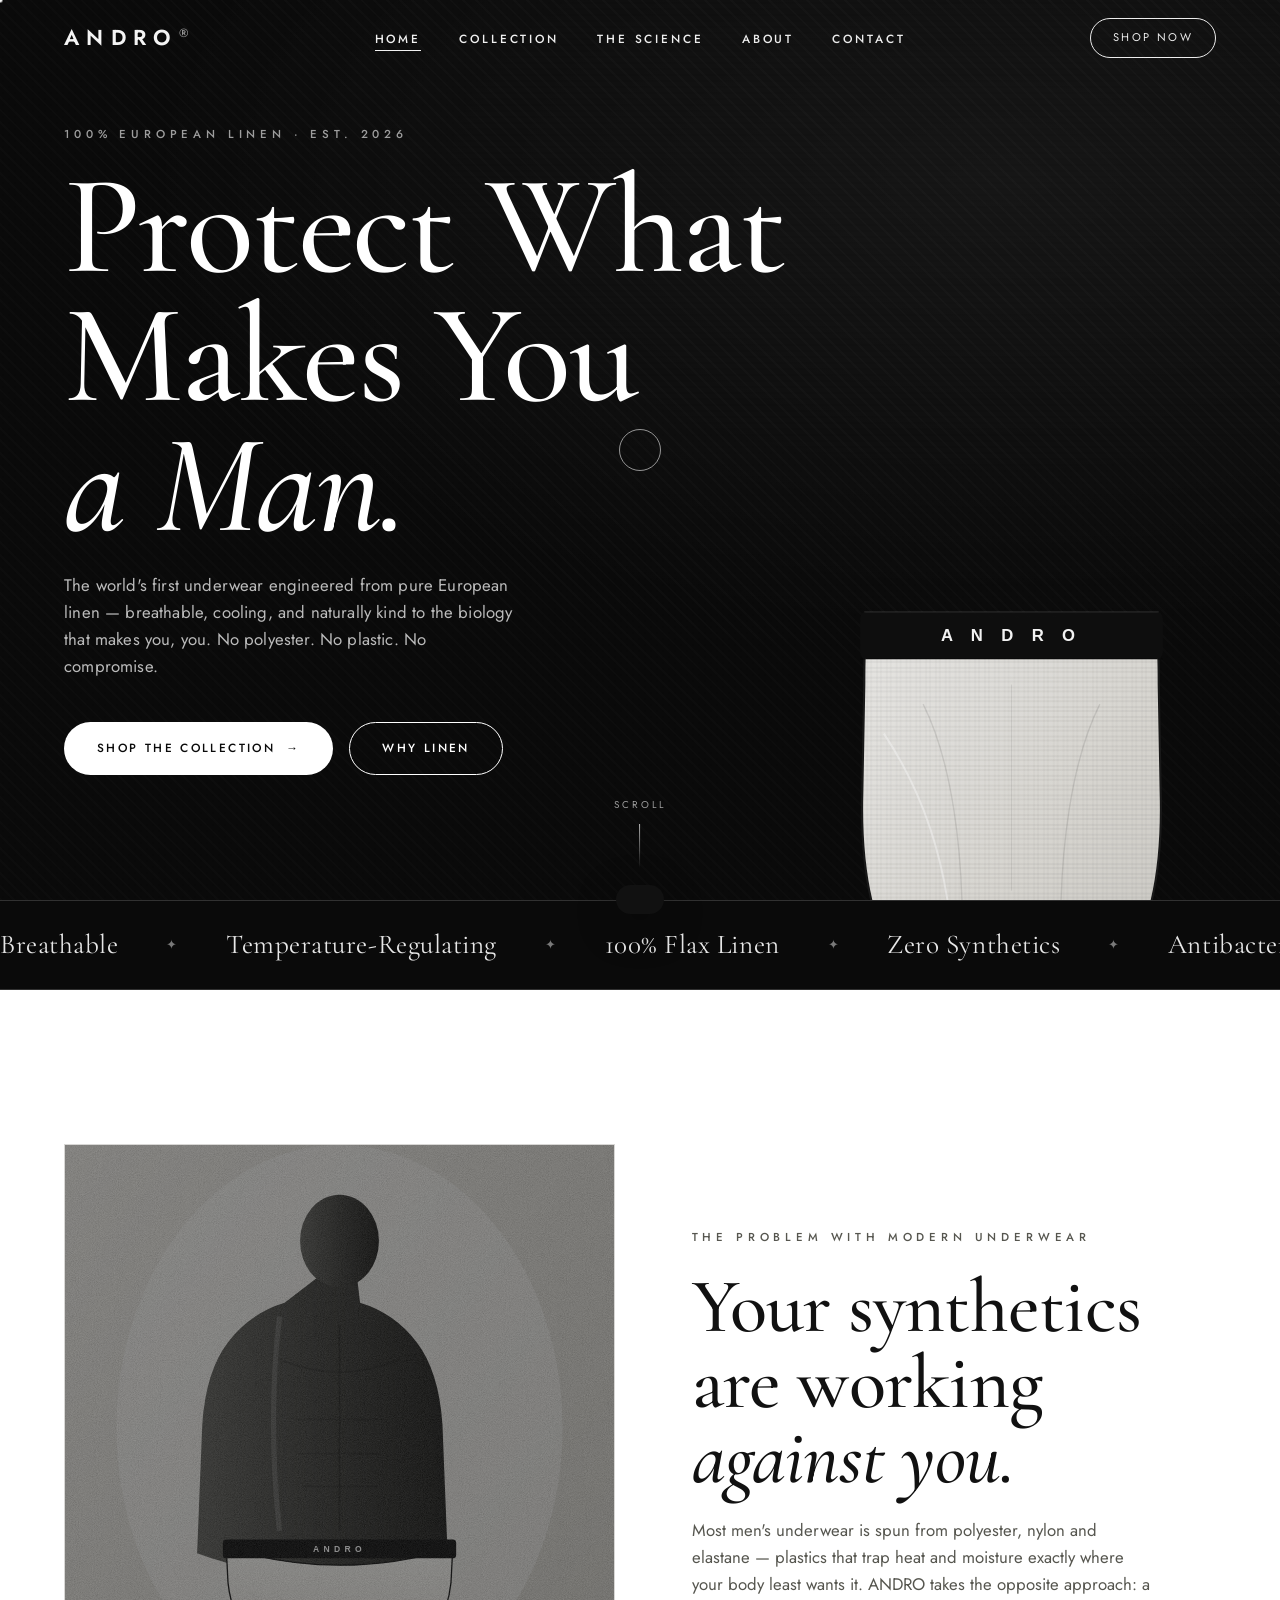
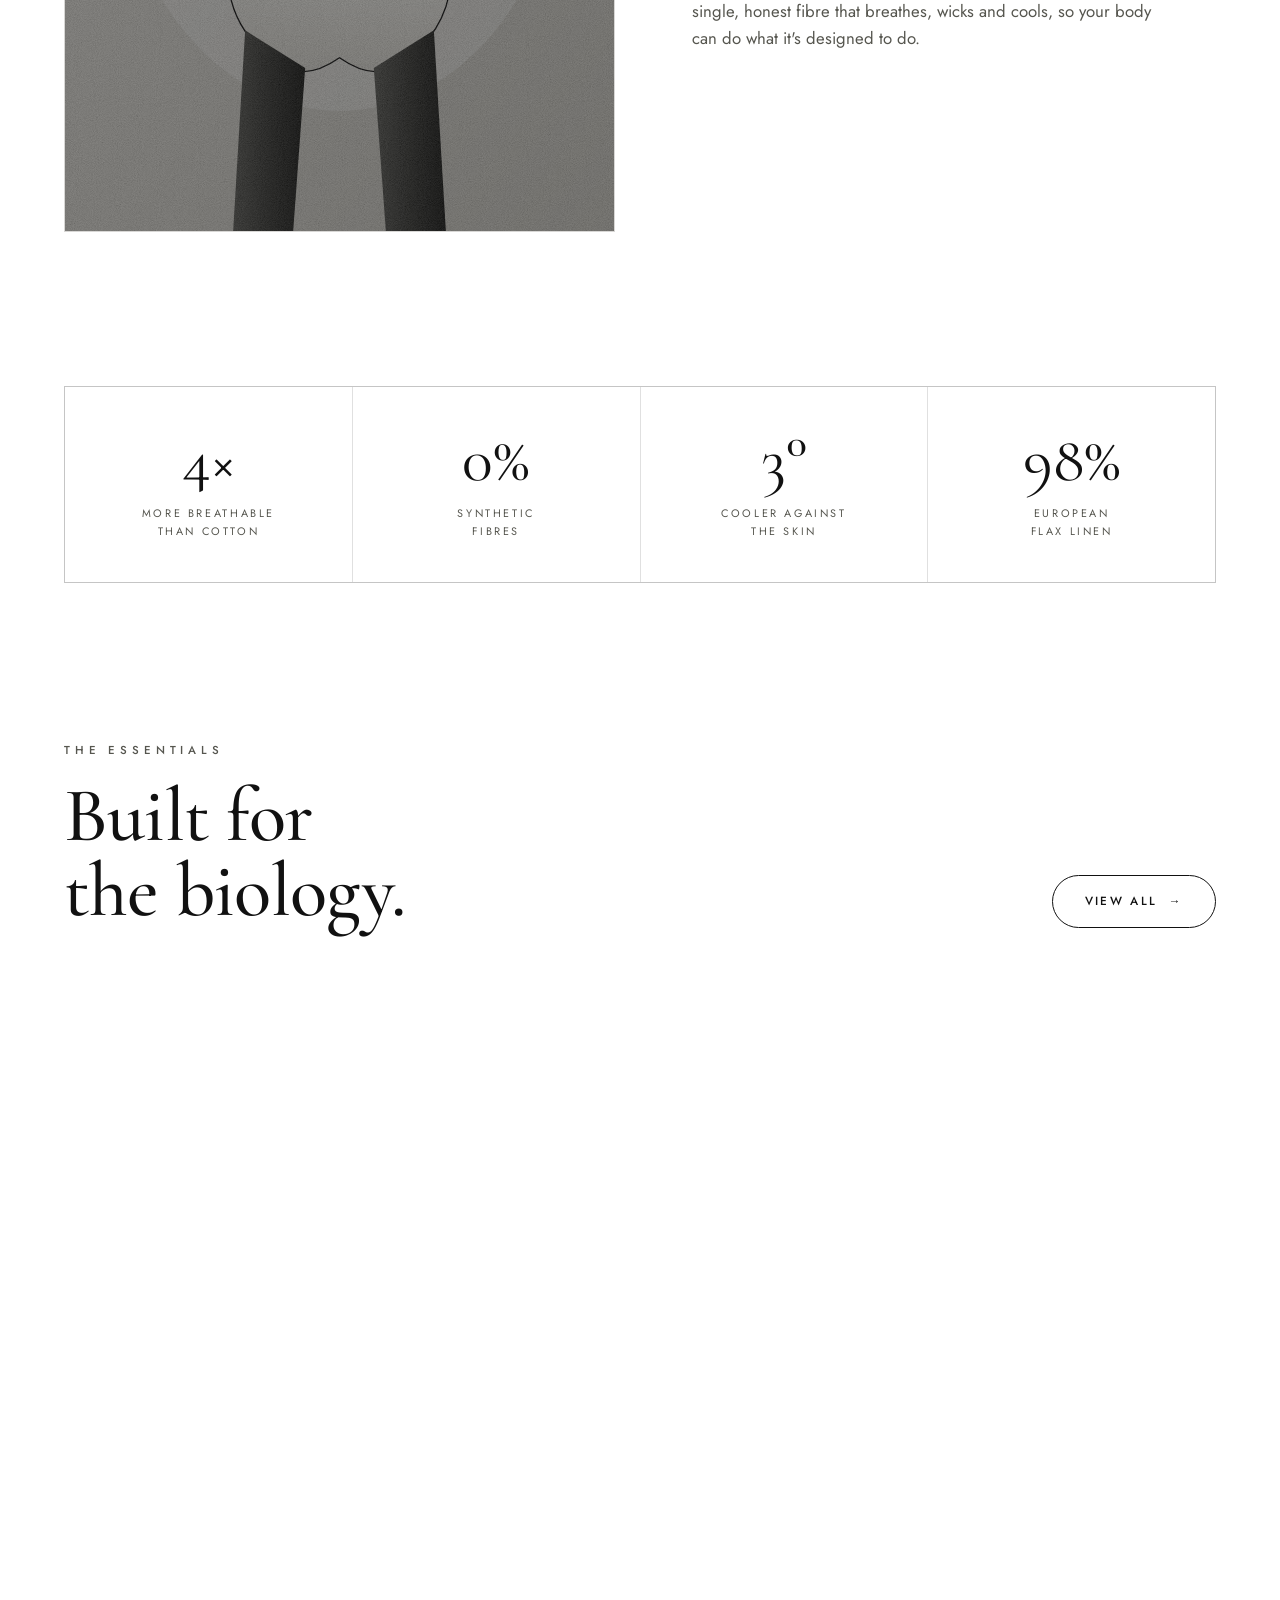
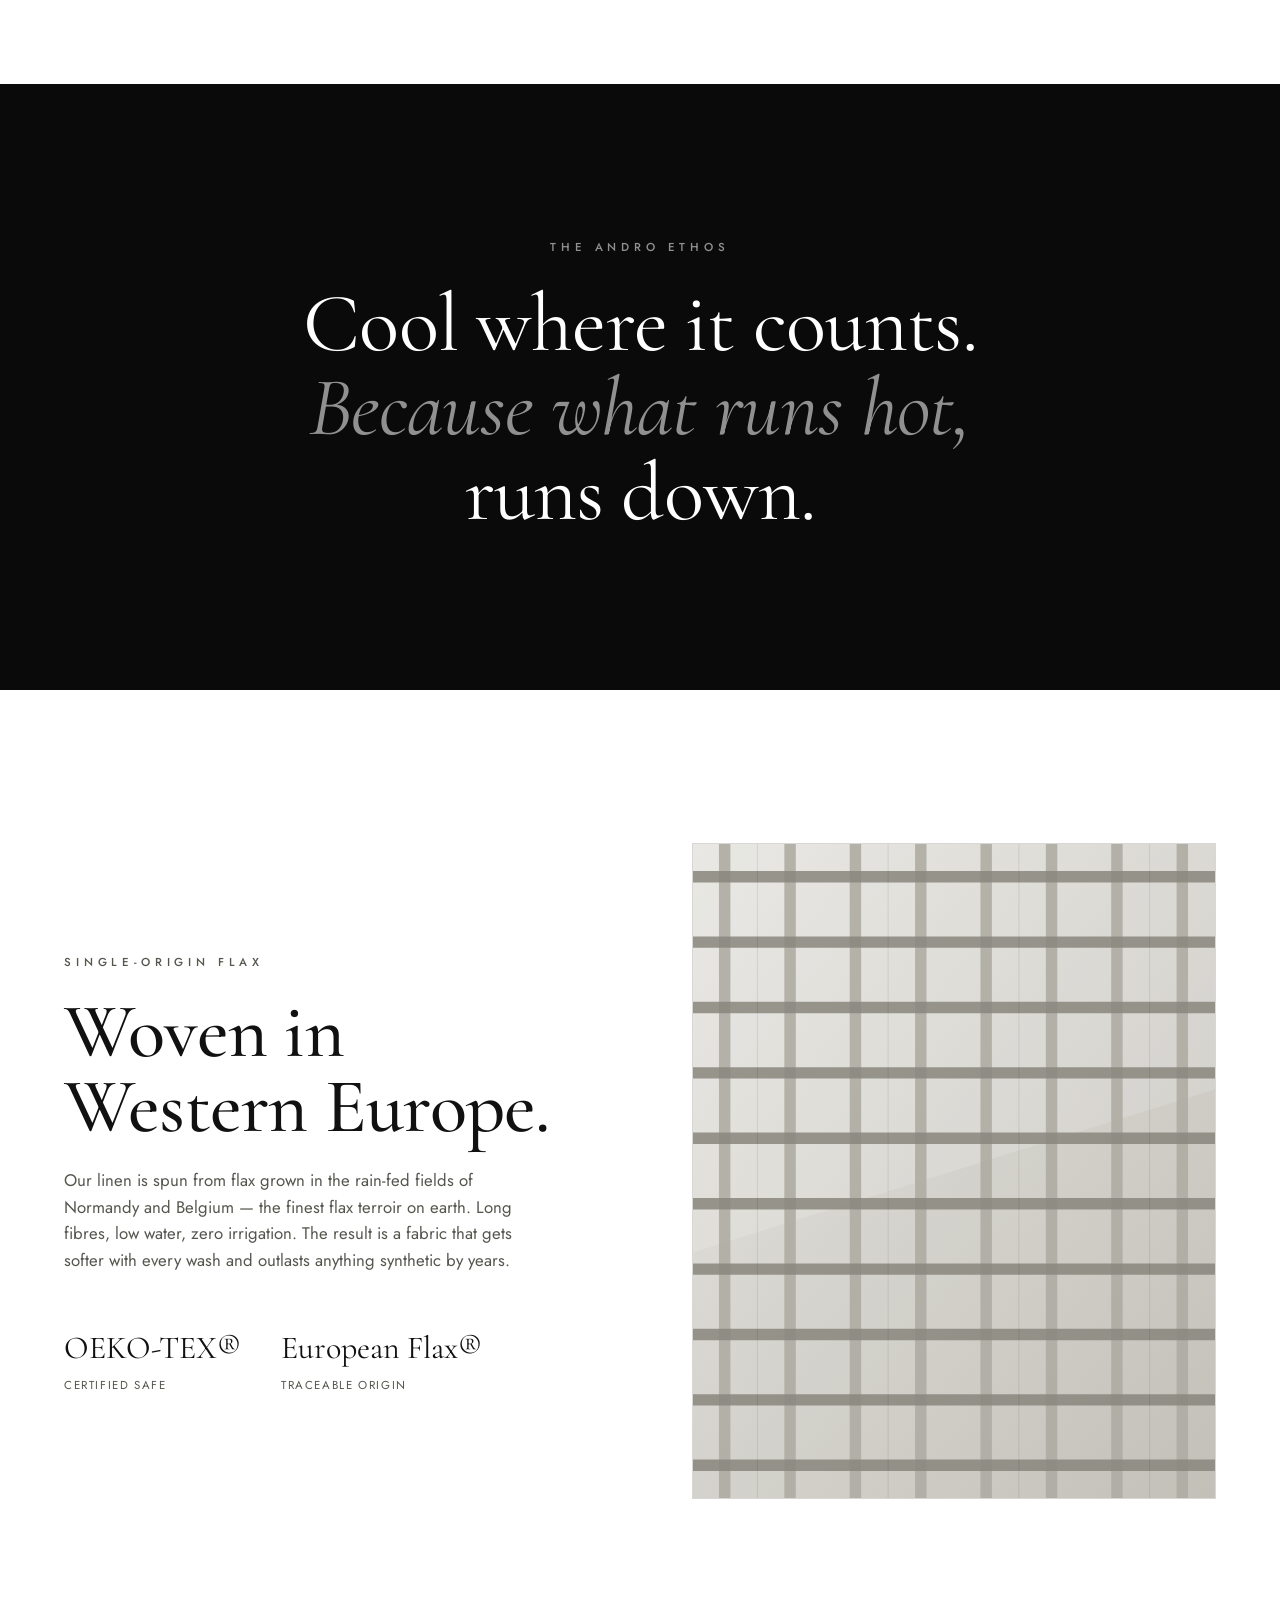
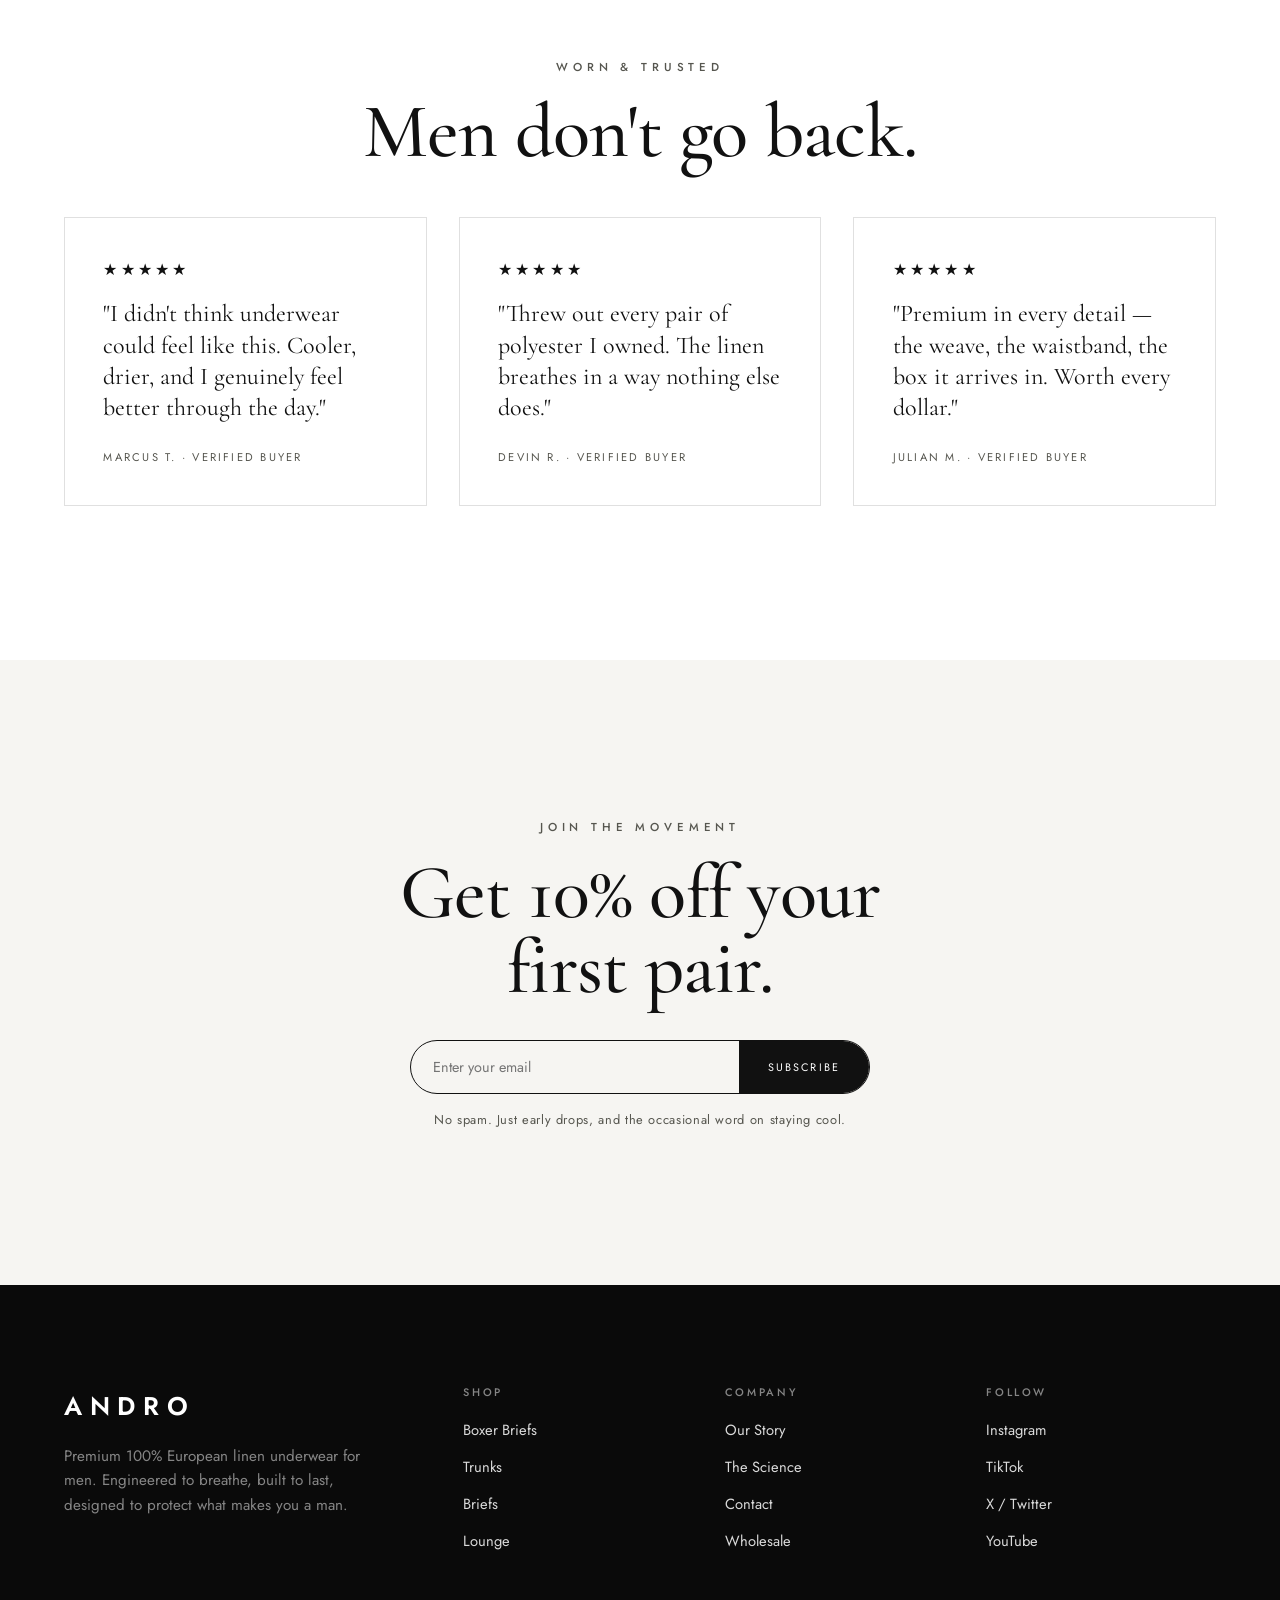
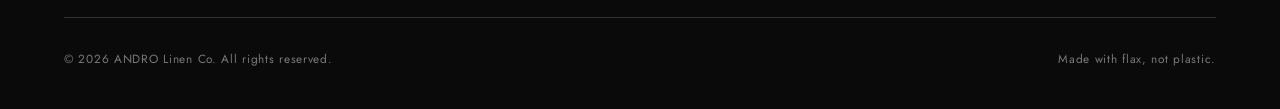
<file: index.html>
<!DOCTYPE html>
<html lang="en">
<head>
<meta charset="UTF-8">
<meta name="viewport" content="width=device-width, initial-scale=1.0">
<title>ANDRO — Linen Underwear for Men</title>
<meta name="description" content="ANDRO makes premium 100% European linen underwear for men. Breathable, temperature-regulating, and built to keep you cool where it counts. Zero synthetics.">
<link rel="icon" href="assets/img/favicon.svg" type="image/svg+xml">
<link rel="preconnect" href="https://fonts.googleapis.com">
<link rel="preconnect" href="https://fonts.gstatic.com" crossorigin>
<link href="https://fonts.googleapis.com/css2?family=Cormorant+Garamond:ital,wght@0,400;0,500;0,600;1,400;1,500&family=Jost:wght@300;400;500;600&display=swap" rel="stylesheet">
<script>try{if(sessionStorage.getItem('andro_intro'))document.documentElement.classList.add('no-intro')}catch(e){}</script>
<link rel="stylesheet" href="assets/css/style.css">
</head>
<body>

<!-- Preloader -->
<div class="preloader">
  <div class="preloader__brand">ANDRO</div>
  <div class="preloader__bar"><i></i></div>
  <div class="preloader__count">0<sup>%</sup></div>
</div>

<!-- Nav -->
<header class="nav" id="nav">
  <div class="nav__inner">
    <a href="index.html" class="brand">ANDRO<span>®</span></a>
    <nav>
      <ul class="nav__links">
        <li><a href="index.html" class="active">Home</a></li>
        <li><a href="collection.html">Collection</a></li>
        <li><a href="science.html">The Science</a></li>
        <li><a href="about.html">About</a></li>
        <li><a href="contact.html">Contact</a></li>
      </ul>
    </nav>
    <a href="collection.html" class="nav__cta" data-magnetic><span>Shop Now</span></a>
    <button class="burger" aria-label="Menu"><span></span><span></span><span></span></button>
  </div>
</header>

<!-- Mobile menu -->
<div class="mobile-menu">
  <a href="index.html">Home</a>
  <a href="collection.html">Collection</a>
  <a href="science.html">The Science</a>
  <a href="about.html">About</a>
  <a href="contact.html">Contact</a>
</div>

<!-- Hero -->
<section class="hero">
  <div class="hero__bg"></div>
  <div class="hero__weave" style="background-image:url(assets/img/weave.svg);background-size:60px"></div>
  <img class="hero__product" src="assets/img/boxer-brief.svg" alt="ANDRO linen boxer brief" data-parallax="-0.03">
  <div class="hero__inner">
    <p class="eyebrow">100% European Linen · Est. 2026</p>
    <h1 class="display">
      <span class="line"><span>Protect What</span></span>
      <span class="line"><span>Makes You</span></span>
      <span class="line"><span><em class="serif" style="font-style:italic">a Man.</em></span></span>
    </h1>
    <p class="hero__sub">The world's first underwear engineered from pure European linen — breathable, cooling, and naturally kind to the biology that makes you, you. No polyester. No plastic. No compromise.</p>
    <div class="hero__actions">
      <a href="collection.html" class="btn" data-magnetic><span>Shop the Collection</span><span class="arrow">→</span></a>
      <a href="science.html" class="btn btn--ghost" data-magnetic><span>Why Linen</span></a>
    </div>
  </div>
  <div class="hero__scroll">Scroll</div>
</section>

<!-- Marquee -->
<div class="marquee">
  <div class="marquee__track">
    <span>Breathable</span><span>Temperature-Regulating</span><span>100% Flax Linen</span><span>Zero Synthetics</span><span>Antibacterial by Nature</span>
    <span>Breathable</span><span>Temperature-Regulating</span><span>100% Flax Linen</span><span>Zero Synthetics</span><span>Antibacterial by Nature</span>
  </div>
</div>

<!-- Intro split -->
<section class="section">
  <div class="wrap">
    <div class="split">
      <div class="split__media reveal">
        <img src="assets/img/portrait.svg" alt="ANDRO campaign portrait">
      </div>
      <div class="split__body">
        <span class="eyebrow reveal">The Problem With Modern Underwear</span>
        <h2 class="section-title reveal d1">Your synthetics<br>are working<br><em class="serif" style="font-style:italic">against you.</em></h2>
        <p class="reveal d2">Most men's underwear is spun from polyester, nylon and elastane — plastics that trap heat and moisture exactly where your body least wants it. ANDRO takes the opposite approach: a single, honest fibre that breathes, wicks and cools, so your body can do what it's designed to do.</p>
        <a href="science.html" class="btn mt-3 reveal d3" data-magnetic><span>See the difference</span><span class="arrow">→</span></a>
      </div>
    </div>
  </div>
</section>

<!-- Stats -->
<section class="section" style="padding-top:0">
  <div class="wrap">
    <div class="stats reveal">
      <div class="stat"><div class="stat__num"><span data-count="4" data-suffix="×">4×</span></div><div class="stat__label">More Breathable<br>Than Cotton</div></div>
      <div class="stat"><div class="stat__num"><span data-count="0" data-suffix="%">0%</span></div><div class="stat__label">Synthetic<br>Fibres</div></div>
      <div class="stat"><div class="stat__num"><span data-count="3" data-suffix="°">3°</span></div><div class="stat__label">Cooler Against<br>The Skin</div></div>
      <div class="stat"><div class="stat__num"><span data-count="100" data-suffix="%">100%</span></div><div class="stat__label">European<br>Flax Linen</div></div>
    </div>
  </div>
</section>

<!-- Featured products -->
<section class="section" style="padding-top:0">
  <div class="wrap">
    <div style="display:flex;justify-content:space-between;align-items:flex-end;flex-wrap:wrap;gap:1rem;margin-bottom:3rem">
      <div>
        <span class="eyebrow reveal">The Essentials</span>
        <h2 class="section-title reveal d1" style="margin-top:1rem">Built for<br>the biology.</h2>
      </div>
      <a href="collection.html" class="btn btn--ghost reveal d2" style="--fg:var(--ink)" data-magnetic><span>View All</span><span class="arrow">→</span></a>
    </div>

    <!-- Rendered from assets/js/products.js -->
    <div class="grid-products" id="featured-grid"></div>
  </div>
</section>

<!-- Statement -->
<section class="section statement">
  <div class="wrap center">
    <p class="eyebrow reveal" style="color:rgba(255,255,255,.55)">The ANDRO Ethos</p>
    <p class="huge reveal d1" style="margin:1.6rem auto 0;text-align:center">Cool where it counts. <em>Because what runs hot,</em> runs down.</p>
  </div>
</section>

<!-- The Ritual / split reverse -->
<section class="section">
  <div class="wrap">
    <div class="split split--reverse">
      <div class="split__media reveal">
        <img src="assets/img/fabric.svg" alt="Macro linen weave">
      </div>
      <div class="split__body">
        <span class="eyebrow reveal">Single-Origin Flax</span>
        <h2 class="section-title reveal d1">Woven in<br>Western Europe.</h2>
        <p class="reveal d2">Our linen is spun from flax grown in the rain-fed fields of Normandy and Belgium — the finest flax terroir on earth. Long fibres, low water, zero irrigation. The result is a fabric that gets softer with every wash and outlasts anything synthetic by years.</p>
        <div class="reveal d3 mt-3" style="display:flex;gap:2.5rem;flex-wrap:wrap">
          <div><div class="serif" style="font-size:2rem">OEKO-TEX®</div><div class="product__fabric">Certified Safe</div></div>
          <div><div class="serif" style="font-size:2rem">European Flax®</div><div class="product__fabric">Traceable Origin</div></div>
        </div>
      </div>
    </div>
  </div>
</section>

<!-- Testimonials -->
<section class="section" style="padding-top:0">
  <div class="wrap">
    <div class="center" style="margin-bottom:3rem">
      <span class="eyebrow reveal">Worn & Trusted</span>
      <h2 class="section-title reveal d1" style="margin-top:1rem">Men don't go back.</h2>
    </div>
    <div class="quotes">
      <div class="quote reveal">
        <div class="stars">★★★★★</div>
        <p>"I didn't think underwear could feel like this. Cooler, drier, and I genuinely feel better through the day."</p>
        <div class="quote__who">Marcus T. · Verified Buyer</div>
      </div>
      <div class="quote reveal d1">
        <div class="stars">★★★★★</div>
        <p>"Threw out every pair of polyester I owned. The linen breathes in a way nothing else does."</p>
        <div class="quote__who">Devin R. · Verified Buyer</div>
      </div>
      <div class="quote reveal d2">
        <div class="stars">★★★★★</div>
        <p>"Premium in every detail — the weave, the waistband, the box it arrives in. Worth every dollar."</p>
        <div class="quote__who">Julian M. · Verified Buyer</div>
      </div>
    </div>
  </div>
</section>

<!-- CTA band -->
<section class="section cta-band">
  <div class="wrap">
    <span class="eyebrow reveal">Join the Movement</span>
    <h2 class="section-title reveal d1" style="margin-top:1rem">Get 10% off your<br>first pair.</h2>
    <form class="field reveal d2" data-fauxform>
      <input type="email" placeholder="Enter your email" required aria-label="Email">
      <button type="submit">Subscribe</button>
    </form>
    <p class="reveal d3" data-formnote style="margin-top:1rem;font-size:.8rem;letter-spacing:.05em;color:var(--grey-600)">No spam. Just early drops, and the occasional word on staying cool.</p>
  </div>
</section>

<!-- Footer -->
<footer class="footer">
  <div class="wrap">
    <div class="footer__top">
      <div>
        <div class="footer__brand">ANDRO</div>
        <p class="footer__tag">Premium 100% European linen underwear for men. Engineered to breathe, built to last, designed to protect what makes you a man.</p>
      </div>
      <div>
        <h4>Shop</h4>
        <ul>
          <li><a href="collection.html">Boxer Briefs</a></li>
          <li><a href="collection.html">Trunks</a></li>
          <li><a href="collection.html">Briefs</a></li>
          <li><a href="collection.html">Lounge</a></li>
        </ul>
      </div>
      <div>
        <h4>Company</h4>
        <ul>
          <li><a href="about.html">Our Story</a></li>
          <li><a href="science.html">The Science</a></li>
          <li><a href="contact.html">Contact</a></li>
          <li><a href="contact.html">Wholesale</a></li>
        </ul>
      </div>
      <div>
        <h4>Follow</h4>
        <ul>
          <li><a href="#">Instagram</a></li>
          <li><a href="#">TikTok</a></li>
          <li><a href="#">X / Twitter</a></li>
          <li><a href="#">YouTube</a></li>
        </ul>
      </div>
    </div>
    <div class="footer__bottom">
      <p>© <span data-year></span> ANDRO Linen Co. All rights reserved.</p>
      <p>Made with flax, not plastic.</p>
    </div>
  </div>
</footer>

<script src="assets/js/main.js"></script>
<script src="assets/js/products.js"></script>
<script src="assets/js/store.js"></script>
</body>
</html>
</file>
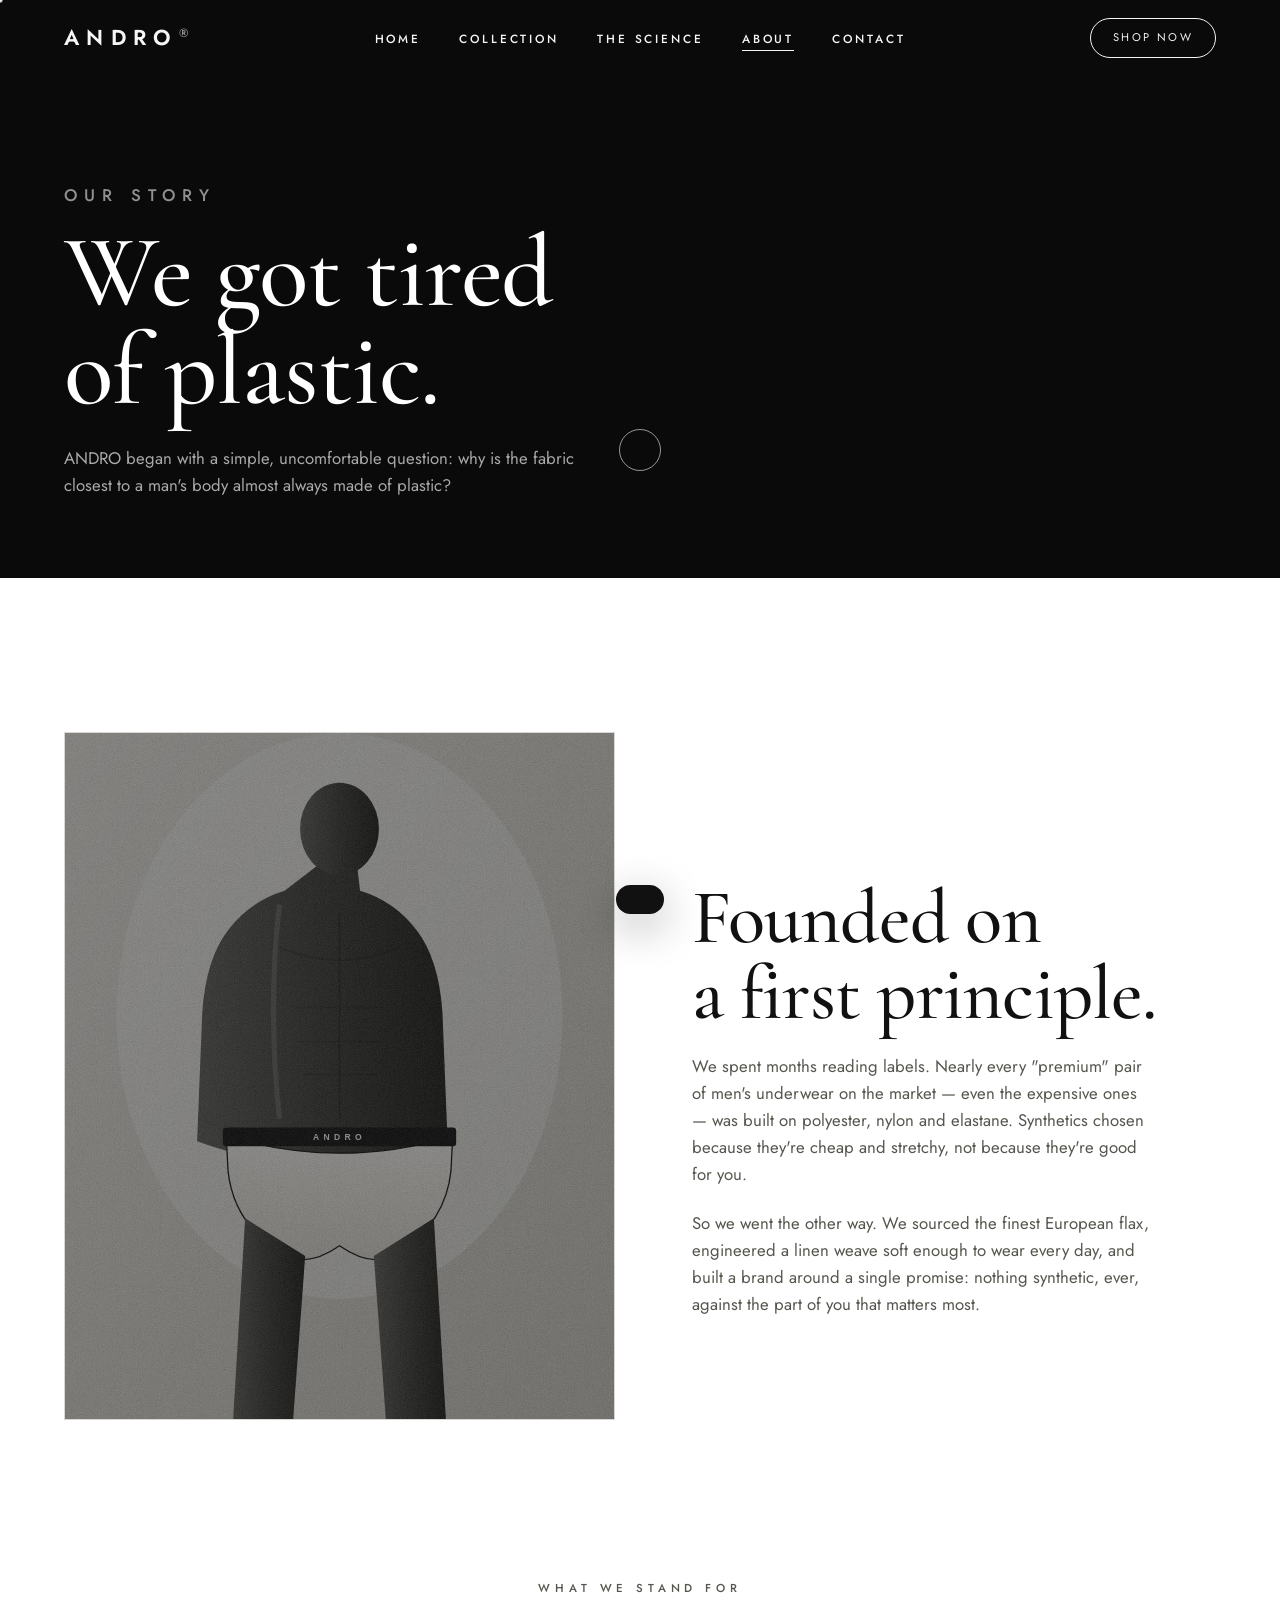
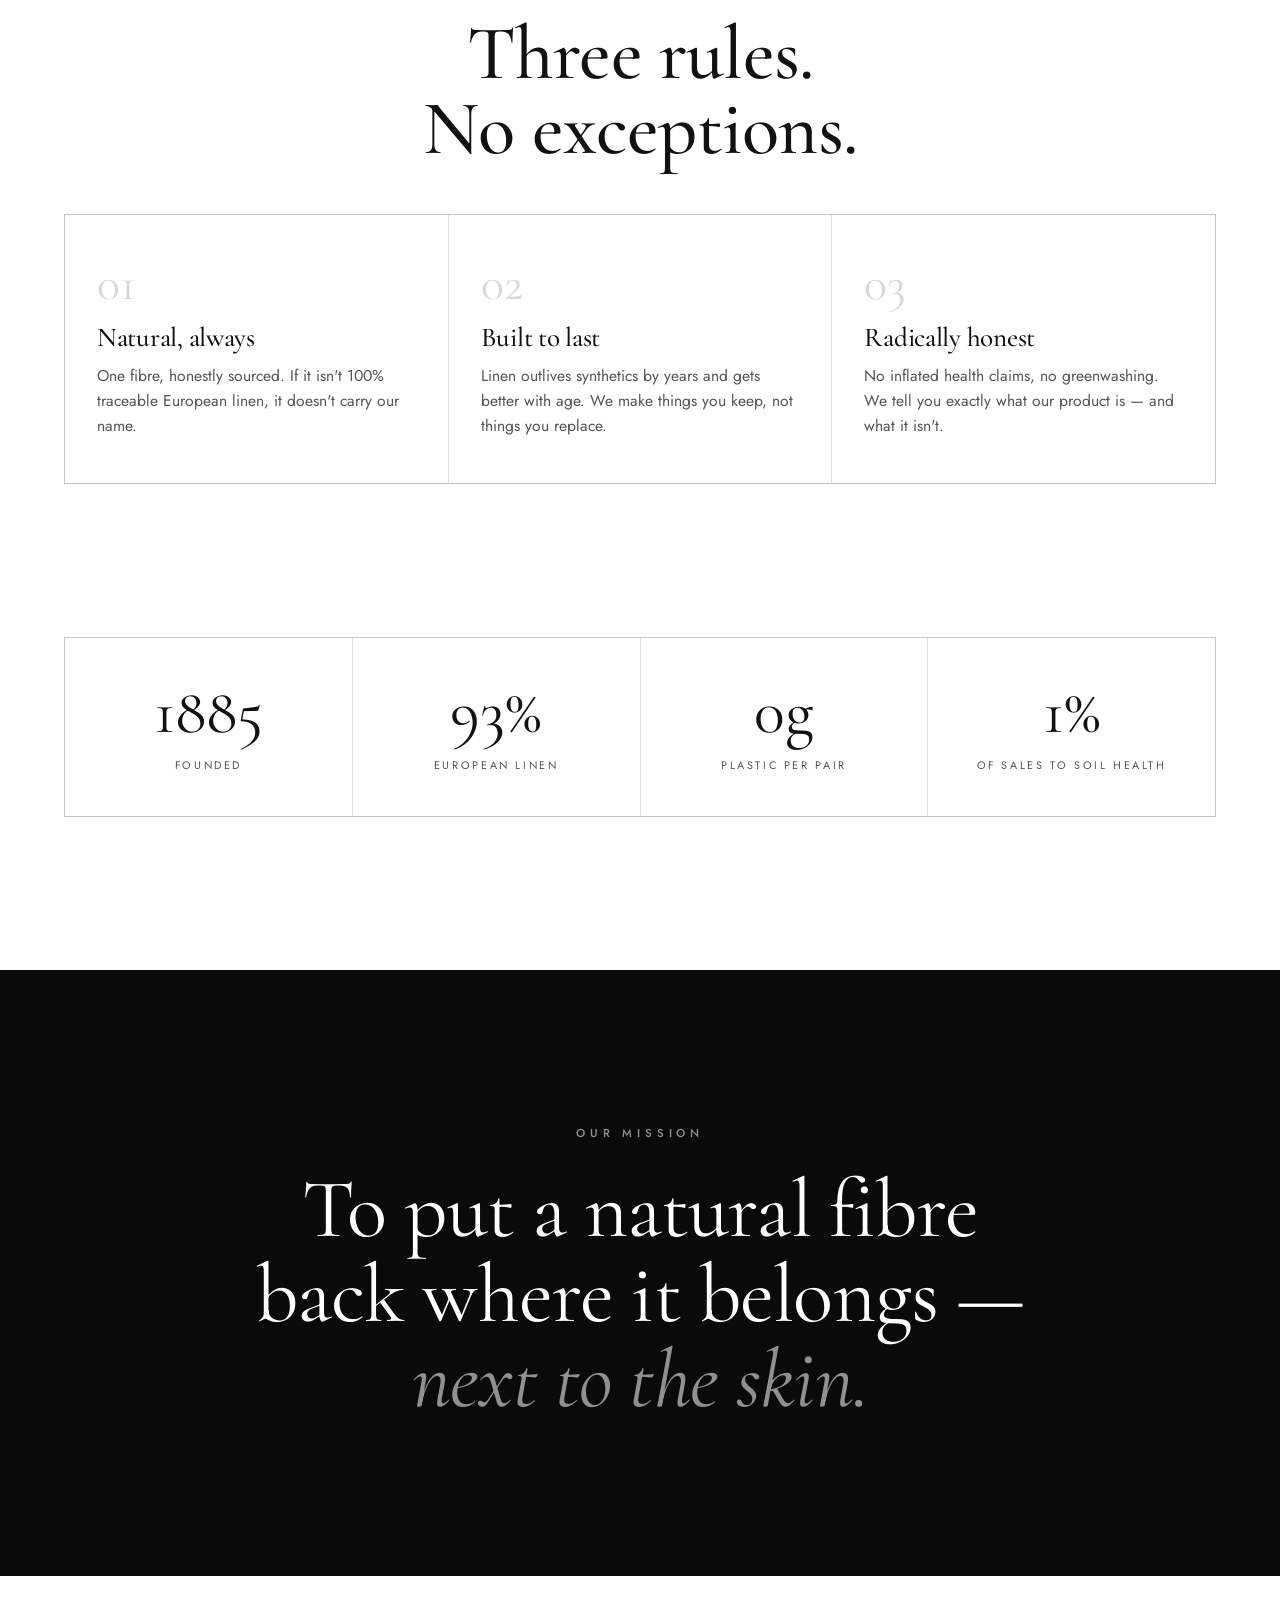
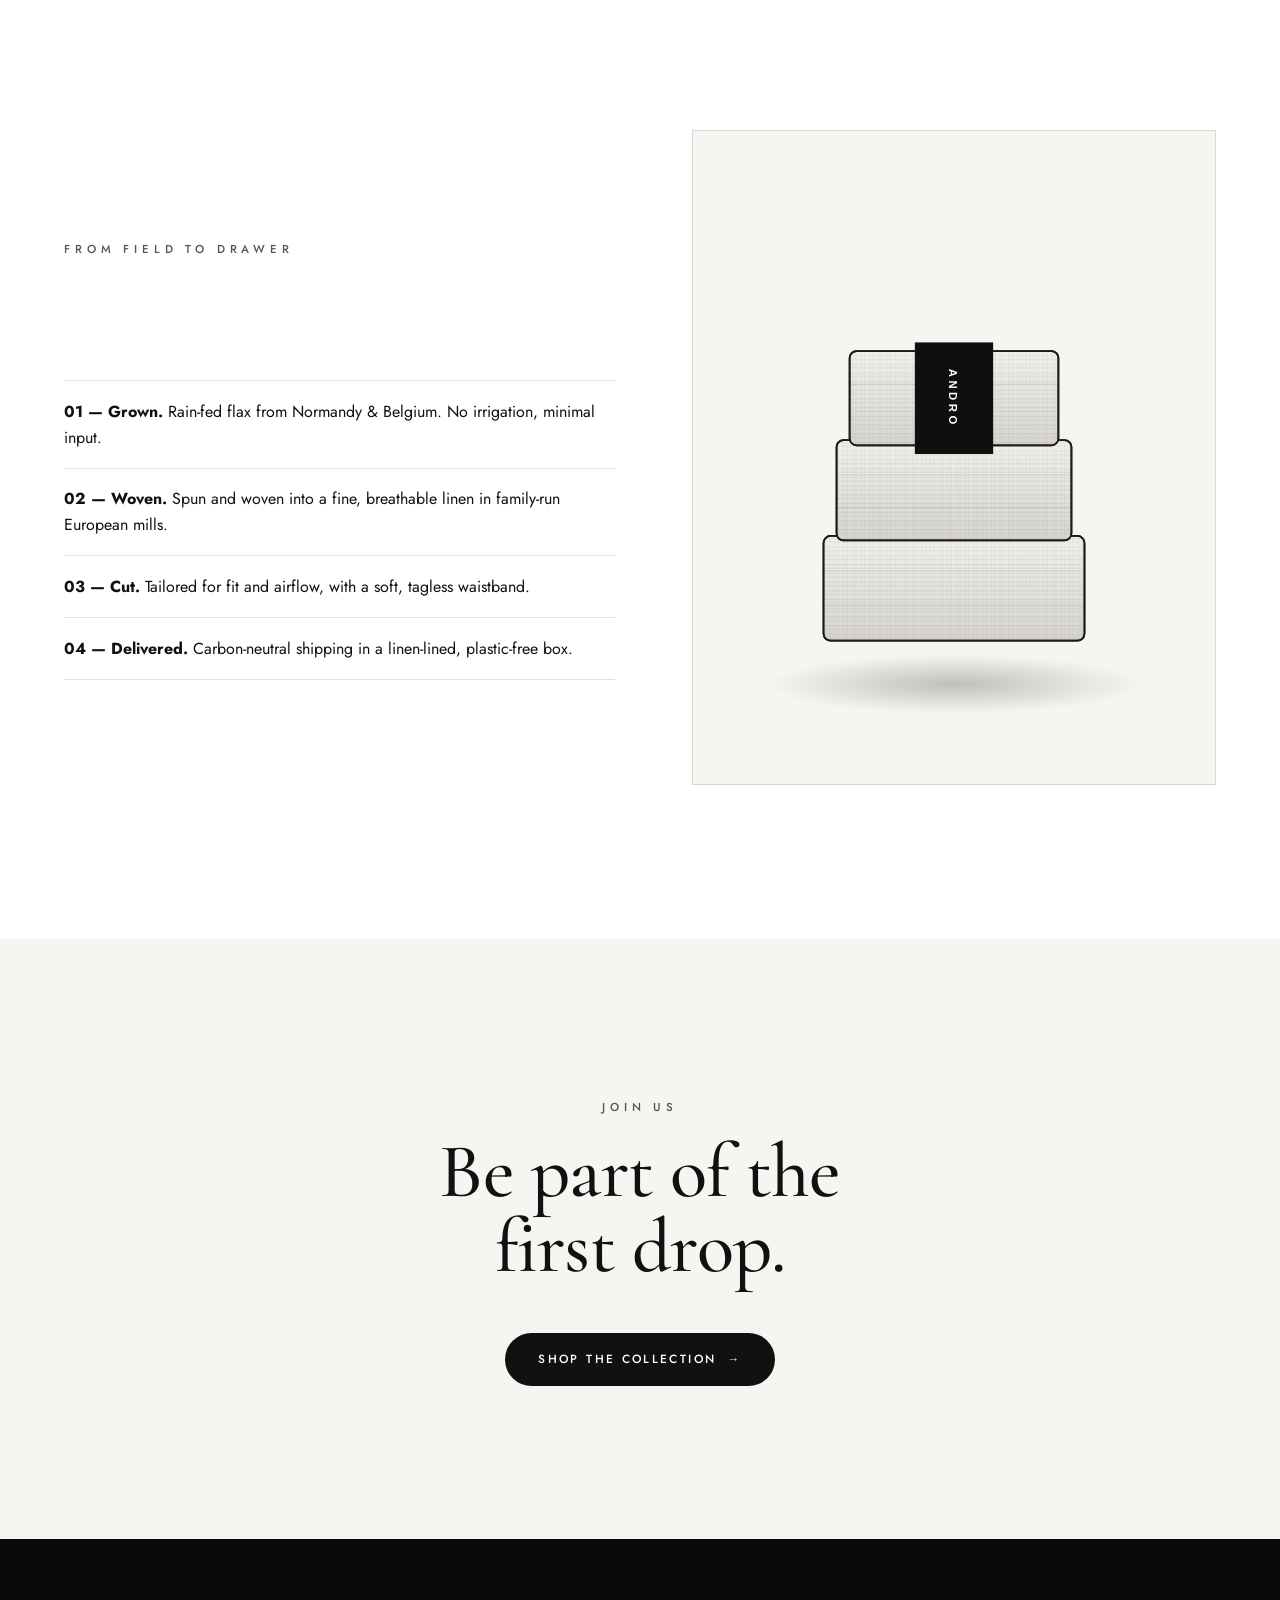
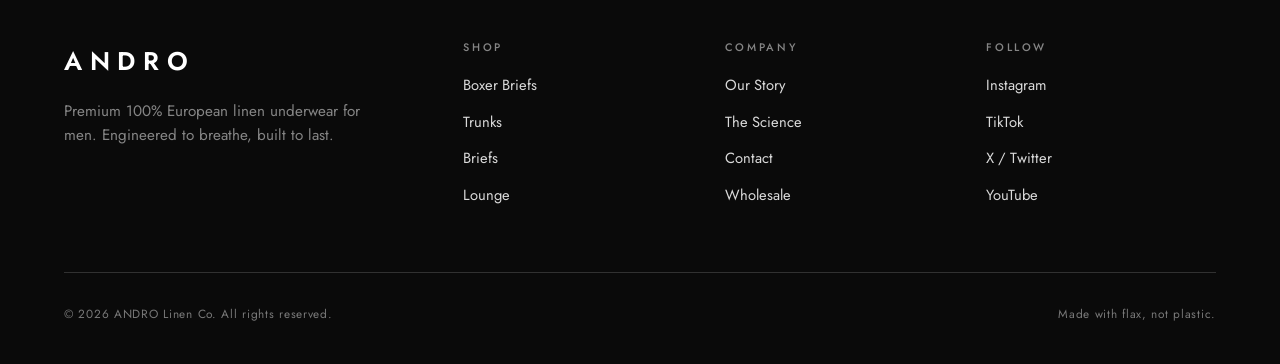
<file: about.html>
<!DOCTYPE html>
<html lang="en">
<head>
<meta charset="UTF-8">
<meta name="viewport" content="width=device-width, initial-scale=1.0">
<title>About — ANDRO Linen</title>
<meta name="description" content="The ANDRO story — why we set out to make the world's best men's linen underwear, and what we stand for.">
<link rel="icon" href="assets/img/favicon.svg" type="image/svg+xml">
<link rel="preconnect" href="https://fonts.googleapis.com">
<link rel="preconnect" href="https://fonts.gstatic.com" crossorigin>
<link href="https://fonts.googleapis.com/css2?family=Cormorant+Garamond:ital,wght@0,400;0,500;0,600;1,400;1,500&family=Jost:wght@300;400;500;600&display=swap" rel="stylesheet">
<script>try{if(sessionStorage.getItem('andro_intro'))document.documentElement.classList.add('no-intro')}catch(e){}</script>
<link rel="stylesheet" href="assets/css/style.css">
</head>
<body>

<div class="preloader"><div class="preloader__brand">ANDRO</div><div class="preloader__bar"><i></i></div><div class="preloader__count">0<sup>%</sup></div></div>

<header class="nav" id="nav">
  <div class="nav__inner">
    <a href="index.html" class="brand">ANDRO<span>®</span></a>
    <nav><ul class="nav__links">
      <li><a href="index.html">Home</a></li>
      <li><a href="collection.html">Collection</a></li>
      <li><a href="science.html">The Science</a></li>
      <li><a href="about.html" class="active">About</a></li>
      <li><a href="contact.html">Contact</a></li>
    </ul></nav>
    <a href="collection.html" class="nav__cta" data-magnetic><span>Shop Now</span></a>
    <button class="burger" aria-label="Menu"><span></span><span></span><span></span></button>
  </div>
</header>
<div class="mobile-menu"><a href="index.html">Home</a><a href="collection.html">Collection</a><a href="science.html">The Science</a><a href="about.html">About</a><a href="contact.html">Contact</a></div>

<section class="page-hero">
  <div class="page-hero__weave" style="background-image:url(assets/img/weave.svg);background-size:60px"></div>
  <div class="wrap">
    <p class="eyebrow reveal">Our Story</p>
    <h1 class="reveal d1">We got tired<br>of plastic.</h1>
    <p class="reveal d2">ANDRO began with a simple, uncomfortable question: why is the fabric closest to a man's body almost always made of plastic?</p>
  </div>
</section>

<!-- Story split -->
<section class="section">
  <div class="wrap">
    <div class="split">
      <div class="split__media reveal"><img src="assets/img/portrait.svg" alt="ANDRO campaign"></div>
      <div class="split__body">
        <span class="eyebrow reveal">The Beginning</span>
        <h2 class="section-title reveal d1">Founded on<br>a first principle.</h2>
        <p class="reveal d2">We spent months reading labels. Nearly every "premium" pair of men's underwear on the market — even the expensive ones — was built on polyester, nylon and elastane. Synthetics chosen because they're cheap and stretchy, not because they're good for you.</p>
        <p class="reveal d3">So we went the other way. We sourced the finest European flax, engineered a linen weave soft enough to wear every day, and built a brand around a single promise: nothing synthetic, ever, against the part of you that matters most.</p>
      </div>
    </div>
  </div>
</section>

<!-- Values -->
<section class="section" style="padding-top:0">
  <div class="wrap">
    <div class="center" style="margin-bottom:3rem">
      <span class="eyebrow reveal">What We Stand For</span>
      <h2 class="section-title reveal d1" style="margin-top:1rem">Three rules.<br>No exceptions.</h2>
    </div>
    <div class="steps reveal">
      <div class="step"><div class="step__no">01</div><h3>Natural, always</h3><p>One fibre, honestly sourced. If it isn't 100% traceable European linen, it doesn't carry our name.</p></div>
      <div class="step"><div class="step__no">02</div><h3>Built to last</h3><p>Linen outlives synthetics by years and gets better with age. We make things you keep, not things you replace.</p></div>
      <div class="step"><div class="step__no">03</div><h3>Radically honest</h3><p>No inflated health claims, no greenwashing. We tell you exactly what our product is — and what it isn't.</p></div>
    </div>
  </div>
</section>

<!-- Numbers -->
<section class="section" style="padding-top:0">
  <div class="wrap">
    <div class="stats reveal">
      <div class="stat"><div class="stat__num"><span data-count="2026">2026</span></div><div class="stat__label">Founded</div></div>
      <div class="stat"><div class="stat__num"><span data-count="100" data-suffix="%">100%</span></div><div class="stat__label">European Linen</div></div>
      <div class="stat"><div class="stat__num"><span data-count="0" data-suffix="g">0g</span></div><div class="stat__label">Plastic Per Pair</div></div>
      <div class="stat"><div class="stat__num"><span data-count="1" data-suffix="%">1%</span></div><div class="stat__label">Of Sales to Soil Health</div></div>
    </div>
  </div>
</section>

<!-- Mission statement -->
<section class="section statement">
  <div class="wrap center">
    <p class="eyebrow reveal" style="color:rgba(255,255,255,.55)">Our Mission</p>
    <p class="huge reveal d1" style="margin:1.6rem auto 0;text-align:center">To put a natural fibre back where it belongs — <em>next to the skin.</em></p>
  </div>
</section>

<!-- Timeline / process split reverse -->
<section class="section">
  <div class="wrap">
    <div class="split split--reverse">
      <div class="split__media reveal"><img src="assets/img/stack.svg" alt="Folded linen"></div>
      <div class="split__body">
        <span class="eyebrow reveal">From Field to Drawer</span>
        <h2 class="section-title reveal d1">How it's made.</h2>
        <ul class="reveal d2" style="list-style:none;margin-top:1.5rem">
          <li style="padding:1.1rem 0;border-top:1px solid var(--line)"><strong>01 — Grown.</strong> Rain-fed flax from Normandy &amp; Belgium. No irrigation, minimal input.</li>
          <li style="padding:1.1rem 0;border-top:1px solid var(--line)"><strong>02 — Woven.</strong> Spun and woven into a fine, breathable linen in family-run European mills.</li>
          <li style="padding:1.1rem 0;border-top:1px solid var(--line)"><strong>03 — Cut.</strong> Tailored for fit and airflow, with a soft, tagless waistband.</li>
          <li style="padding:1.1rem 0;border-top:1px solid var(--line);border-bottom:1px solid var(--line)"><strong>04 — Delivered.</strong> Carbon-neutral shipping in a linen-lined, plastic-free box.</li>
        </ul>
      </div>
    </div>
  </div>
</section>

<!-- CTA -->
<section class="section cta-band">
  <div class="wrap center">
    <span class="eyebrow reveal">Join Us</span>
    <h2 class="section-title reveal d1" style="margin-top:1rem">Be part of the<br>first drop.</h2>
    <a href="collection.html" class="btn mt-3 reveal d2" style="--bg:var(--ink);--fg:#fff" data-magnetic><span>Shop the Collection</span><span class="arrow">→</span></a>
  </div>
</section>

<footer class="footer">
  <div class="wrap">
    <div class="footer__top">
      <div><div class="footer__brand">ANDRO</div><p class="footer__tag">Premium 100% European linen underwear for men. Engineered to breathe, built to last.</p></div>
      <div><h4>Shop</h4><ul><li><a href="collection.html">Boxer Briefs</a></li><li><a href="collection.html">Trunks</a></li><li><a href="collection.html">Briefs</a></li><li><a href="collection.html">Lounge</a></li></ul></div>
      <div><h4>Company</h4><ul><li><a href="about.html">Our Story</a></li><li><a href="science.html">The Science</a></li><li><a href="contact.html">Contact</a></li><li><a href="contact.html">Wholesale</a></li></ul></div>
      <div><h4>Follow</h4><ul><li><a href="#">Instagram</a></li><li><a href="#">TikTok</a></li><li><a href="#">X / Twitter</a></li><li><a href="#">YouTube</a></li></ul></div>
    </div>
    <div class="footer__bottom"><p>© <span data-year></span> ANDRO Linen Co. All rights reserved.</p><p>Made with flax, not plastic.</p></div>
  </div>
</footer>

<script src="assets/js/main.js"></script>
<script src="assets/js/products.js"></script>
<script src="assets/js/store.js"></script>
</body>
</html>
</file>
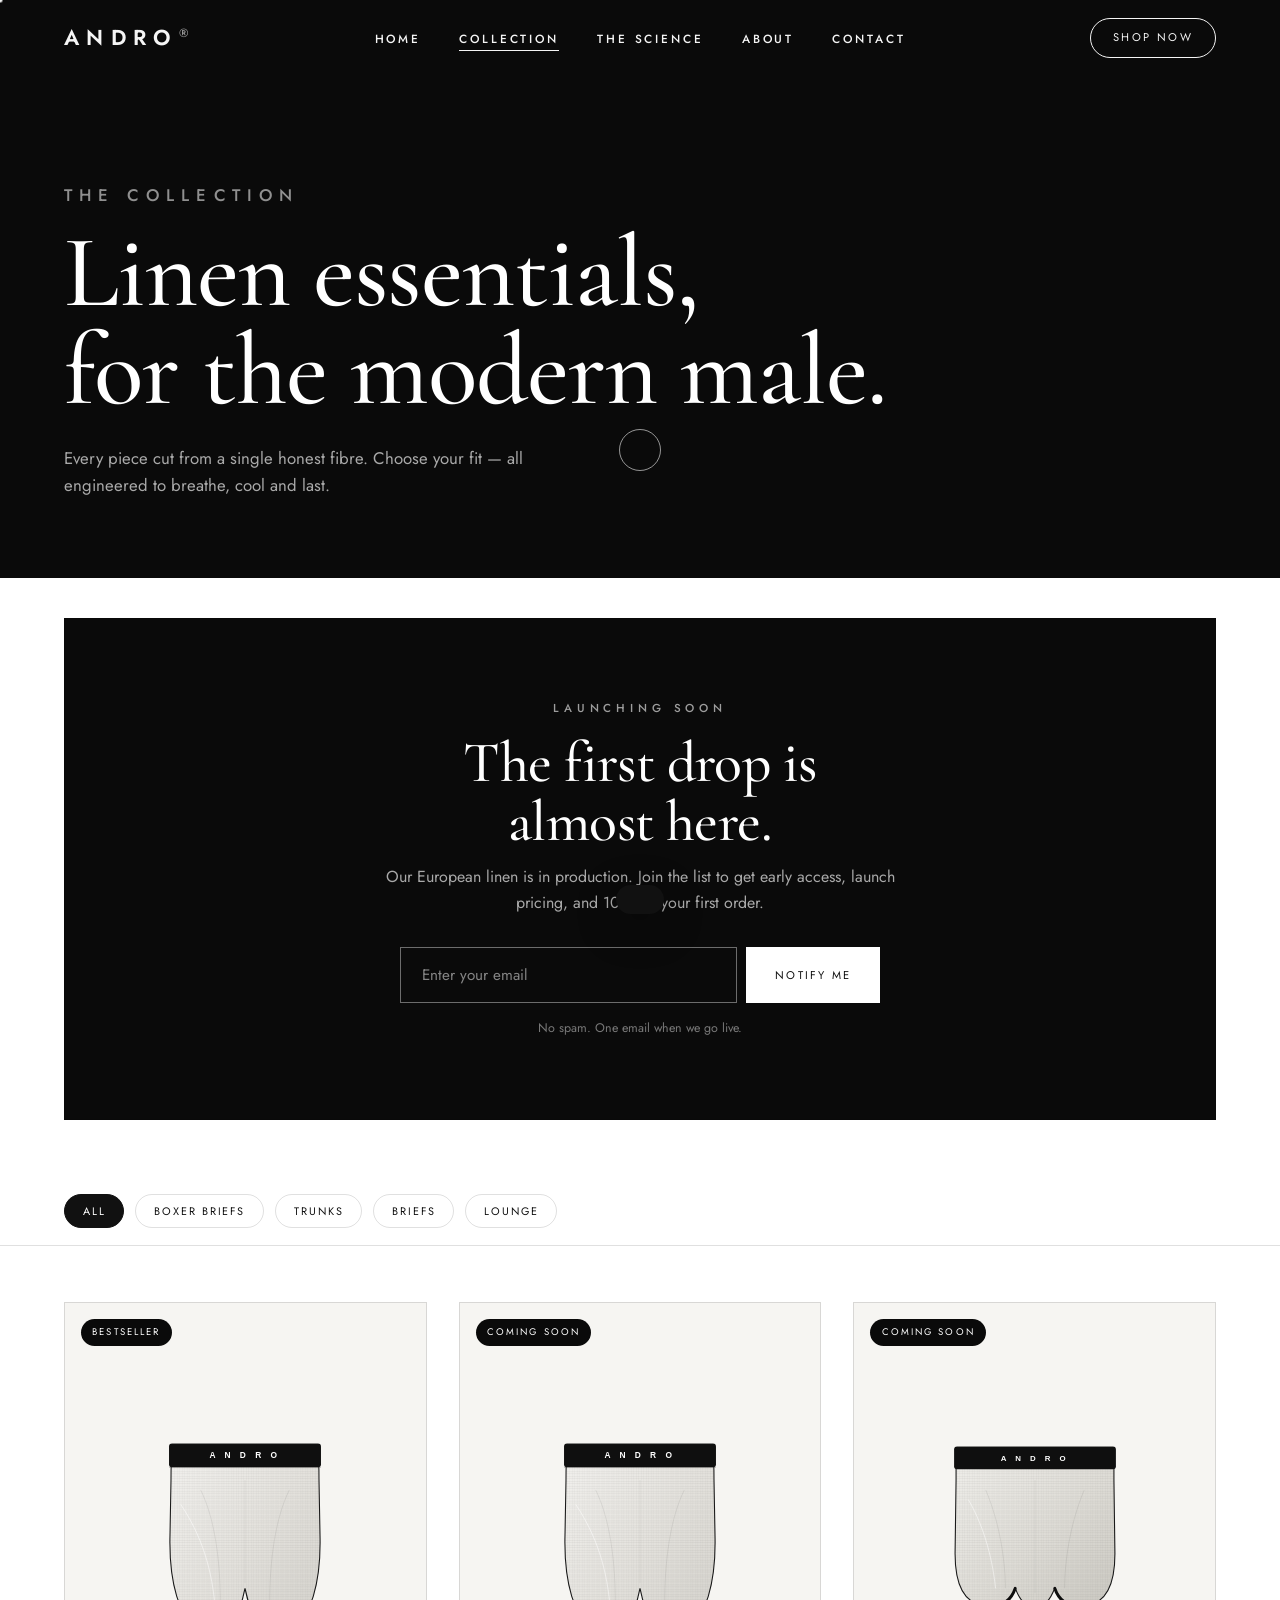
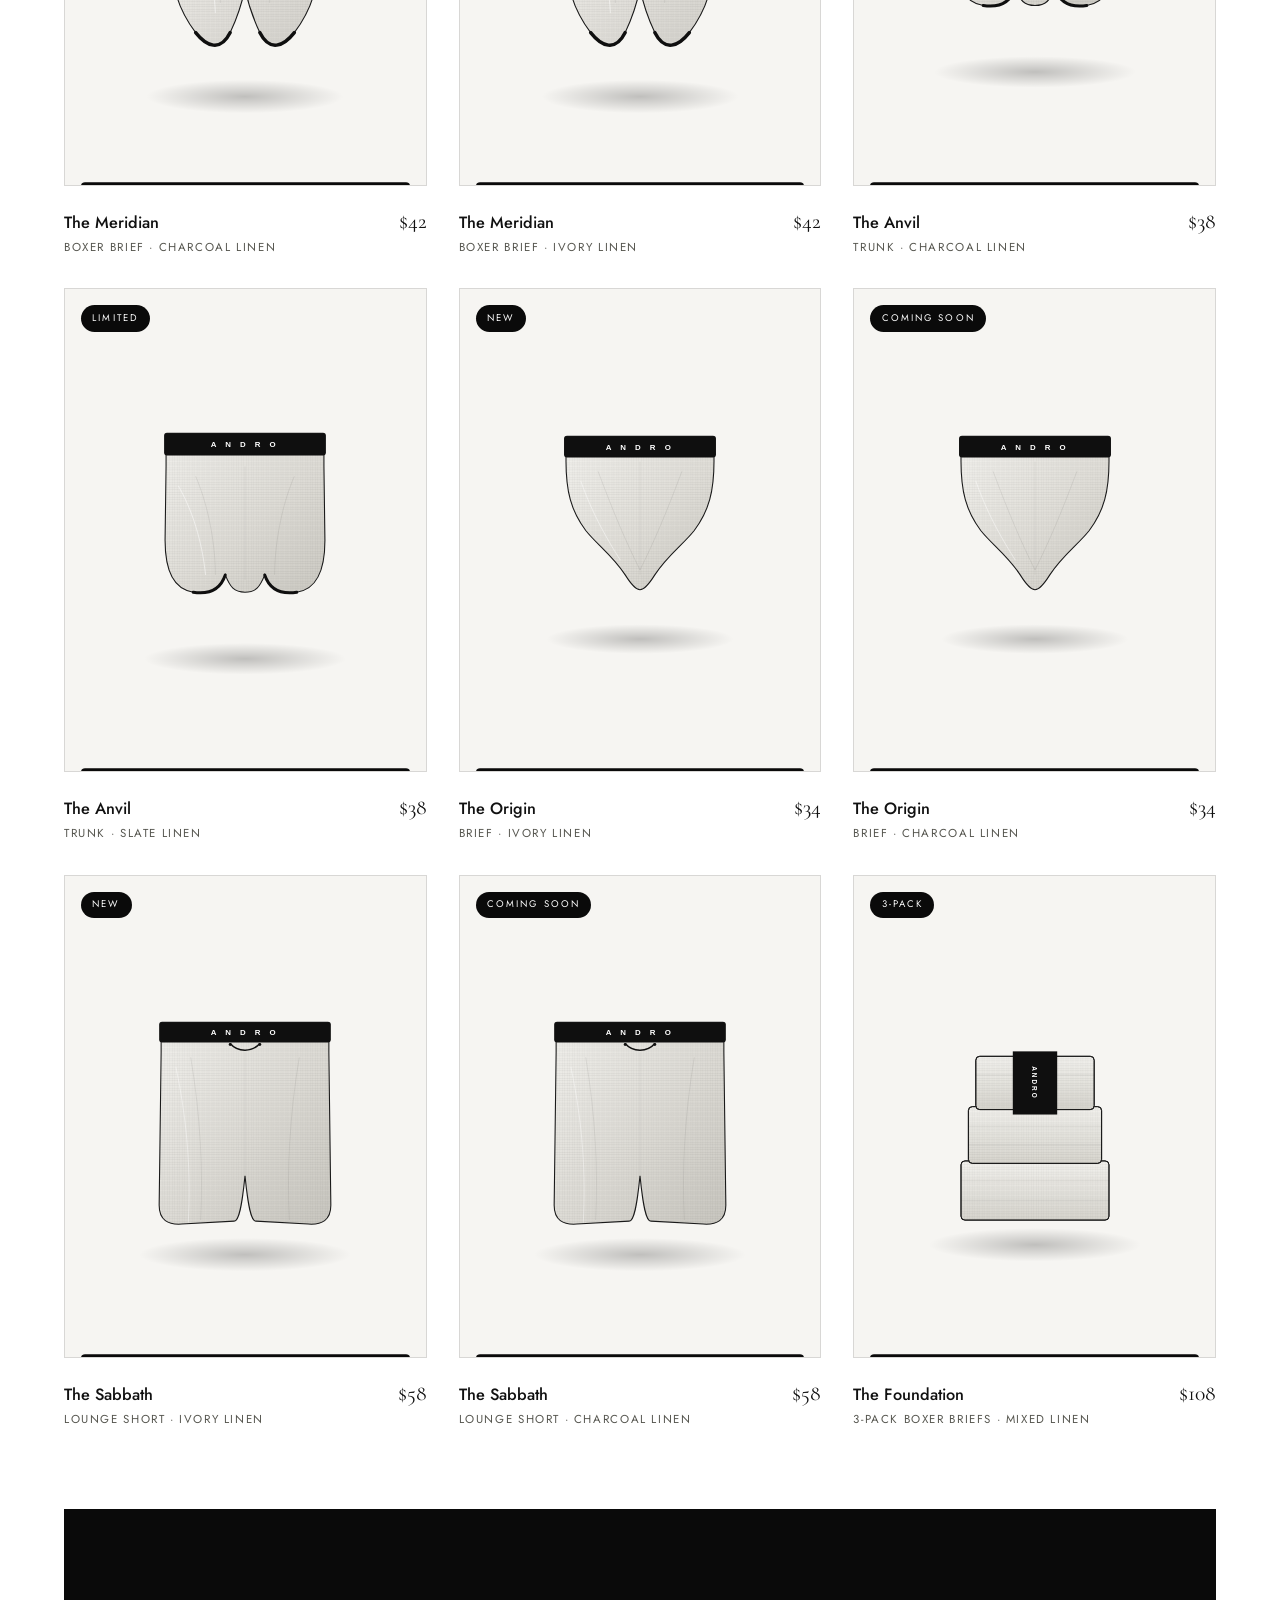
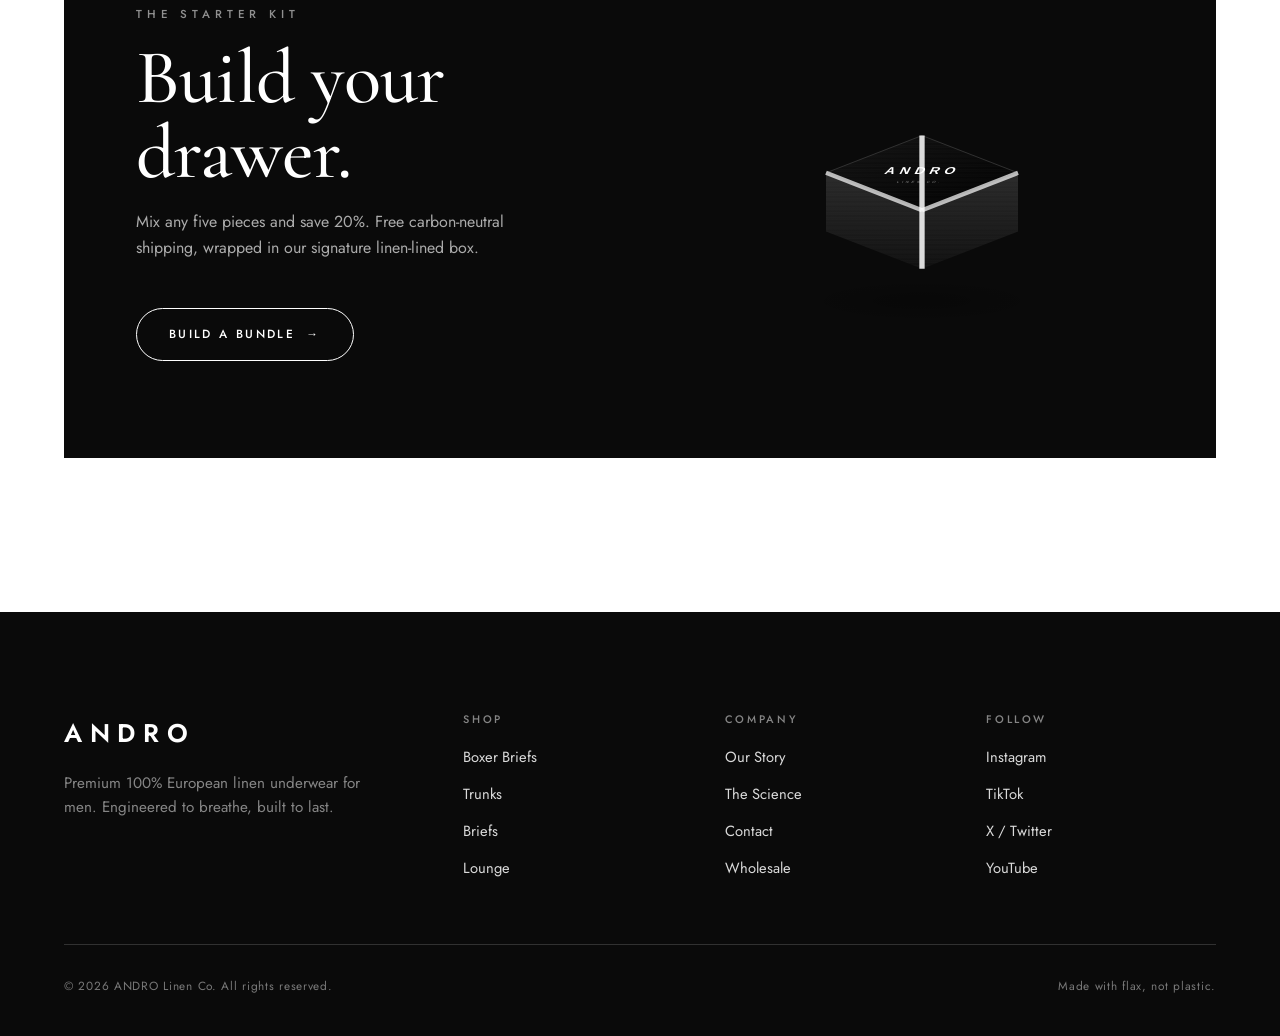
<file: collection.html>
<!DOCTYPE html>
<html lang="en">
<head>
<meta charset="UTF-8">
<meta name="viewport" content="width=device-width, initial-scale=1.0">
<title>Collection — ANDRO Linen</title>
<meta name="description" content="Shop the full ANDRO collection of 100% European linen underwear for men — boxer briefs, trunks, briefs and lounge shorts.">
<link rel="icon" href="assets/img/favicon.svg" type="image/svg+xml">
<link rel="preconnect" href="https://fonts.googleapis.com">
<link rel="preconnect" href="https://fonts.gstatic.com" crossorigin>
<link href="https://fonts.googleapis.com/css2?family=Cormorant+Garamond:ital,wght@0,400;0,500;0,600;1,400;1,500&family=Jost:wght@300;400;500;600&display=swap" rel="stylesheet">
<script>try{if(sessionStorage.getItem('andro_intro'))document.documentElement.classList.add('no-intro')}catch(e){}</script>
<link rel="stylesheet" href="assets/css/style.css">
</head>
<body>

<div class="preloader"><div class="preloader__brand">ANDRO</div><div class="preloader__bar"><i></i></div><div class="preloader__count">0<sup>%</sup></div></div>

<header class="nav" id="nav">
  <div class="nav__inner">
    <a href="index.html" class="brand">ANDRO<span>®</span></a>
    <nav><ul class="nav__links">
      <li><a href="index.html">Home</a></li>
      <li><a href="collection.html" class="active">Collection</a></li>
      <li><a href="science.html">The Science</a></li>
      <li><a href="about.html">About</a></li>
      <li><a href="contact.html">Contact</a></li>
    </ul></nav>
    <a href="collection.html" class="nav__cta" data-magnetic><span>Shop Now</span></a>
    <button class="burger" aria-label="Menu"><span></span><span></span><span></span></button>
  </div>
</header>
<div class="mobile-menu">
  <a href="index.html">Home</a><a href="collection.html">Collection</a><a href="science.html">The Science</a><a href="about.html">About</a><a href="contact.html">Contact</a>
</div>

<!-- Page hero -->
<section class="page-hero">
  <div class="page-hero__weave" style="background-image:url(assets/img/weave.svg);background-size:60px"></div>
  <div class="wrap">
    <p class="eyebrow reveal">The Collection</p>
    <h1 class="reveal d1">Linen essentials,<br>for the modern male.</h1>
    <p class="reveal d2">Every piece cut from a single honest fibre. Choose your fit — all engineered to breathe, cool and last.</p>
  </div>
</section>

<!-- Pre-launch gate (injected by store.js when storeLive is false) -->
<div class="wrap" style="margin-top:2.5rem"><div id="store-gate"></div></div>

<!-- Filter chips -->
<section style="border-bottom:1px solid var(--line);position:sticky;top:var(--nav-h);background:rgba(255,255,255,.9);backdrop-filter:blur(10px);z-index:500">
  <div class="wrap" style="display:flex;gap:.7rem;flex-wrap:wrap;padding:1.1rem 0">
    <button class="chip chip--on" data-filter="all">All</button>
    <button class="chip" data-filter="boxer">Boxer Briefs</button>
    <button class="chip" data-filter="trunk">Trunks</button>
    <button class="chip" data-filter="brief">Briefs</button>
    <button class="chip" data-filter="lounge">Lounge</button>
  </div>
</section>

<!-- Products -->
<section class="section" style="padding-top:3.5rem">
  <div class="wrap">
    <!-- Rendered from assets/js/products.js -->
    <div class="grid-products" id="shop-grid"></div>

    <!-- Bundle band -->
    <div class="reveal mt-4" style="margin-top:5rem;background:var(--black);color:#fff;padding:clamp(2.5rem,6vw,4.5rem);display:grid;grid-template-columns:1.2fr 1fr;gap:2rem;align-items:center">
      <div>
        <p class="eyebrow" style="color:rgba(255,255,255,.55)">The Starter Kit</p>
        <h2 class="section-title" style="margin-top:1rem">Build your<br>drawer.</h2>
        <p style="color:rgba(255,255,255,.66);margin-top:1.2rem;max-width:40ch">Mix any five pieces and save 20%. Free carbon-neutral shipping, wrapped in our signature linen-lined box.</p>
        <a href="contact.html" class="btn btn--ghost mt-3" data-magnetic><span>Build a Bundle</span><span class="arrow">→</span></a>
      </div>
      <div style="text-align:center"><img src="assets/img/box.svg" alt="ANDRO packaging" style="max-width:320px;margin:auto"></div>
    </div>
  </div>
</section>

<!-- Footer -->
<footer class="footer">
  <div class="wrap">
    <div class="footer__top">
      <div><div class="footer__brand">ANDRO</div><p class="footer__tag">Premium 100% European linen underwear for men. Engineered to breathe, built to last.</p></div>
      <div><h4>Shop</h4><ul><li><a href="collection.html">Boxer Briefs</a></li><li><a href="collection.html">Trunks</a></li><li><a href="collection.html">Briefs</a></li><li><a href="collection.html">Lounge</a></li></ul></div>
      <div><h4>Company</h4><ul><li><a href="about.html">Our Story</a></li><li><a href="science.html">The Science</a></li><li><a href="contact.html">Contact</a></li><li><a href="contact.html">Wholesale</a></li></ul></div>
      <div><h4>Follow</h4><ul><li><a href="#">Instagram</a></li><li><a href="#">TikTok</a></li><li><a href="#">X / Twitter</a></li><li><a href="#">YouTube</a></li></ul></div>
    </div>
    <div class="footer__bottom"><p>© <span data-year></span> ANDRO Linen Co. All rights reserved.</p><p>Made with flax, not plastic.</p></div>
  </div>
</footer>

<script src="assets/js/main.js"></script>
<script src="assets/js/products.js"></script>
<script src="assets/js/store.js"></script>
</body>
</html>
</file>
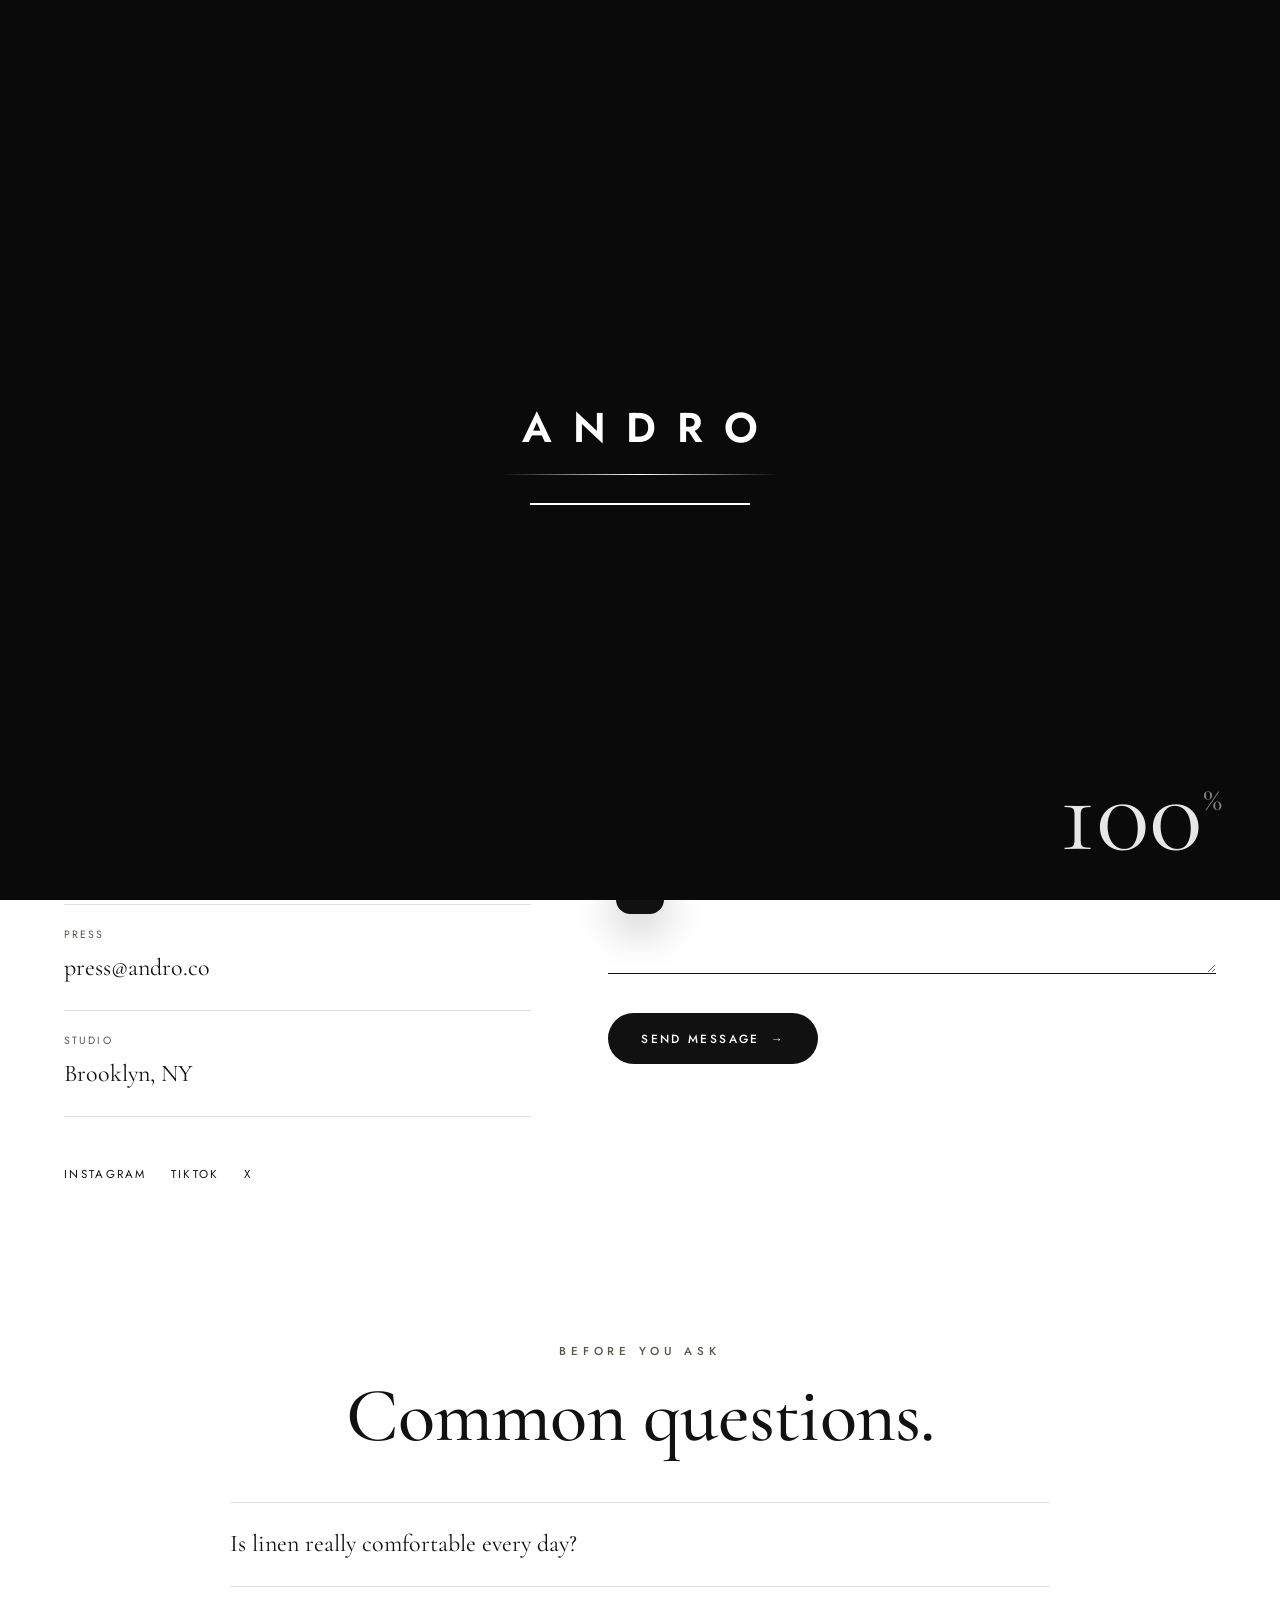
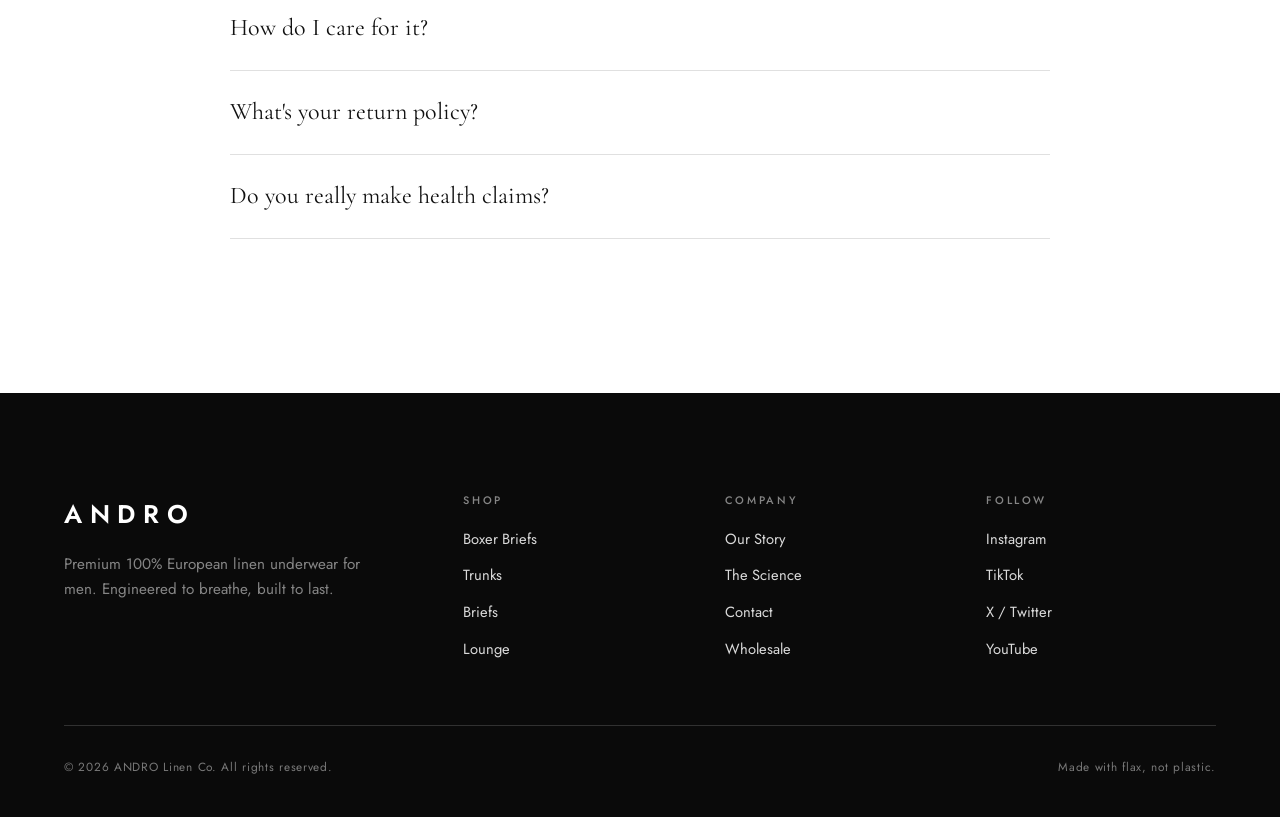
<file: contact.html>
<!DOCTYPE html>
<html lang="en">
<head>
<meta charset="UTF-8">
<meta name="viewport" content="width=device-width, initial-scale=1.0">
<title>Contact — ANDRO Linen</title>
<meta name="description" content="Get in touch with ANDRO — questions, wholesale enquiries, press and support.">
<link rel="icon" href="assets/img/favicon.svg" type="image/svg+xml">
<link rel="preconnect" href="https://fonts.googleapis.com">
<link rel="preconnect" href="https://fonts.gstatic.com" crossorigin>
<link href="https://fonts.googleapis.com/css2?family=Cormorant+Garamond:ital,wght@0,400;0,500;0,600;1,400;1,500&family=Jost:wght@300;400;500;600&display=swap" rel="stylesheet">
<script>try{if(sessionStorage.getItem('andro_intro'))document.documentElement.classList.add('no-intro')}catch(e){}</script>
<link rel="stylesheet" href="assets/css/style.css">
</head>
<body>

<div class="preloader"><div class="preloader__brand">ANDRO</div><div class="preloader__bar"><i></i></div><div class="preloader__count">0<sup>%</sup></div></div>

<header class="nav" id="nav">
  <div class="nav__inner">
    <a href="index.html" class="brand">ANDRO<span>®</span></a>
    <nav><ul class="nav__links">
      <li><a href="index.html">Home</a></li>
      <li><a href="collection.html">Collection</a></li>
      <li><a href="science.html">The Science</a></li>
      <li><a href="about.html">About</a></li>
      <li><a href="contact.html" class="active">Contact</a></li>
    </ul></nav>
    <a href="collection.html" class="nav__cta" data-magnetic><span>Shop Now</span></a>
    <button class="burger" aria-label="Menu"><span></span><span></span><span></span></button>
  </div>
</header>
<div class="mobile-menu"><a href="index.html">Home</a><a href="collection.html">Collection</a><a href="science.html">The Science</a><a href="about.html">About</a><a href="contact.html">Contact</a></div>

<section class="page-hero">
  <div class="page-hero__weave" style="background-image:url(assets/img/weave.svg);background-size:60px"></div>
  <div class="wrap">
    <p class="eyebrow reveal">Contact</p>
    <h1 class="reveal d1">Let's talk.</h1>
    <p class="reveal d2">Questions about fit, fabric or an order? Wholesale or press? We read every message and reply within one business day.</p>
  </div>
</section>

<section class="section">
  <div class="wrap">
    <div class="contact-split">
      <!-- Info -->
      <div>
        <span class="eyebrow reveal">Reach Us</span>
        <ul class="contact-info reveal d1 mt-2">
          <li><div class="k">General &amp; Support</div><div class="v">hello@andro.co</div></li>
          <li><div class="k">Wholesale</div><div class="v">trade@andro.co</div></li>
          <li><div class="k">Press</div><div class="v">press@andro.co</div></li>
          <li><div class="k">Studio</div><div class="v">Brooklyn, NY</div></li>
        </ul>
        <div class="reveal d2 mt-3" style="display:flex;gap:1.5rem">
          <a href="#" style="font-size:.72rem;letter-spacing:.2em;text-transform:uppercase">Instagram</a>
          <a href="#" style="font-size:.72rem;letter-spacing:.2em;text-transform:uppercase">TikTok</a>
          <a href="#" style="font-size:.72rem;letter-spacing:.2em;text-transform:uppercase">X</a>
        </div>
      </div>

      <!-- Form -->
      <div>
        <form data-fauxform class="reveal d1">
          <div class="form-grid">
            <div class="input-line"><label>First Name</label><input type="text" required></div>
            <div class="input-line"><label>Last Name</label><input type="text" required></div>
            <div class="input-line"><label>Email</label><input type="email" required></div>
            <div class="input-line"><label>Subject</label>
              <select><option>General enquiry</option><option>Order support</option><option>Wholesale</option><option>Press</option></select>
            </div>
            <div class="input-line full"><label>Message</label><textarea required placeholder="How can we help?"></textarea></div>
          </div>
          <div style="display:flex;align-items:center;gap:1.5rem;margin-top:2rem;flex-wrap:wrap">
            <button type="submit" class="btn" style="--bg:var(--ink);--fg:#fff" data-magnetic><span>Send Message</span><span class="arrow">→</span></button>
            <span data-formnote style="font-size:.82rem;color:var(--grey-600)"></span>
          </div>
        </form>
      </div>
    </div>
  </div>
</section>

<!-- FAQ -->
<section class="section" style="padding-top:0">
  <div class="wrap">
    <div class="center" style="margin-bottom:3rem">
      <span class="eyebrow reveal">Before You Ask</span>
      <h2 class="section-title reveal d1" style="margin-top:1rem">Common questions.</h2>
    </div>
    <div class="reveal d1" style="max-width:820px;margin:auto">
      <details style="border-top:1px solid var(--line);padding:1.4rem 0"><summary style="cursor:pointer;font-family:var(--font-display);font-size:1.5rem;list-style:none">Is linen really comfortable every day?</summary><p style="color:var(--grey-600);margin-top:1rem;max-width:60ch">Yes. Our weave is finished to be soft from the first wear and only gets softer. It breathes far better than cotton and never feels clingy like synthetics.</p></details>
      <details style="border-top:1px solid var(--line);padding:1.4rem 0"><summary style="cursor:pointer;font-family:var(--font-display);font-size:1.5rem;list-style:none">How do I care for it?</summary><p style="color:var(--grey-600);margin-top:1rem;max-width:60ch">Machine wash cold, tumble dry low or hang. Linen is tougher than it looks and improves with every cycle.</p></details>
      <details style="border-top:1px solid var(--line);padding:1.4rem 0"><summary style="cursor:pointer;font-family:var(--font-display);font-size:1.5rem;list-style:none">What's your return policy?</summary><p style="color:var(--grey-600);margin-top:1rem;max-width:60ch">Try a pair for 30 days. If it isn't the most comfortable underwear you own, send it back for a full refund — no questions.</p></details>
      <details style="border-top:1px solid var(--line);border-bottom:1px solid var(--line);padding:1.4rem 0"><summary style="cursor:pointer;font-family:var(--font-display);font-size:1.5rem;list-style:none">Do you really make health claims?</summary><p style="color:var(--grey-600);margin-top:1rem;max-width:60ch">No. We make breathable, natural-fibre underwear that keeps you cooler and drier. We don't claim it treats or changes any medical or hormonal condition. See <a href="science.html" style="text-decoration:underline">The Science</a> for the honest version.</p></details>
    </div>
  </div>
</section>

<footer class="footer">
  <div class="wrap">
    <div class="footer__top">
      <div><div class="footer__brand">ANDRO</div><p class="footer__tag">Premium 100% European linen underwear for men. Engineered to breathe, built to last.</p></div>
      <div><h4>Shop</h4><ul><li><a href="collection.html">Boxer Briefs</a></li><li><a href="collection.html">Trunks</a></li><li><a href="collection.html">Briefs</a></li><li><a href="collection.html">Lounge</a></li></ul></div>
      <div><h4>Company</h4><ul><li><a href="about.html">Our Story</a></li><li><a href="science.html">The Science</a></li><li><a href="contact.html">Contact</a></li><li><a href="contact.html">Wholesale</a></li></ul></div>
      <div><h4>Follow</h4><ul><li><a href="#">Instagram</a></li><li><a href="#">TikTok</a></li><li><a href="#">X / Twitter</a></li><li><a href="#">YouTube</a></li></ul></div>
    </div>
    <div class="footer__bottom"><p>© <span data-year></span> ANDRO Linen Co. All rights reserved.</p><p>Made with flax, not plastic.</p></div>
  </div>
</footer>

<script src="assets/js/main.js"></script>
<script src="assets/js/products.js"></script>
<script src="assets/js/store.js"></script>
</body>
</html>
</file>
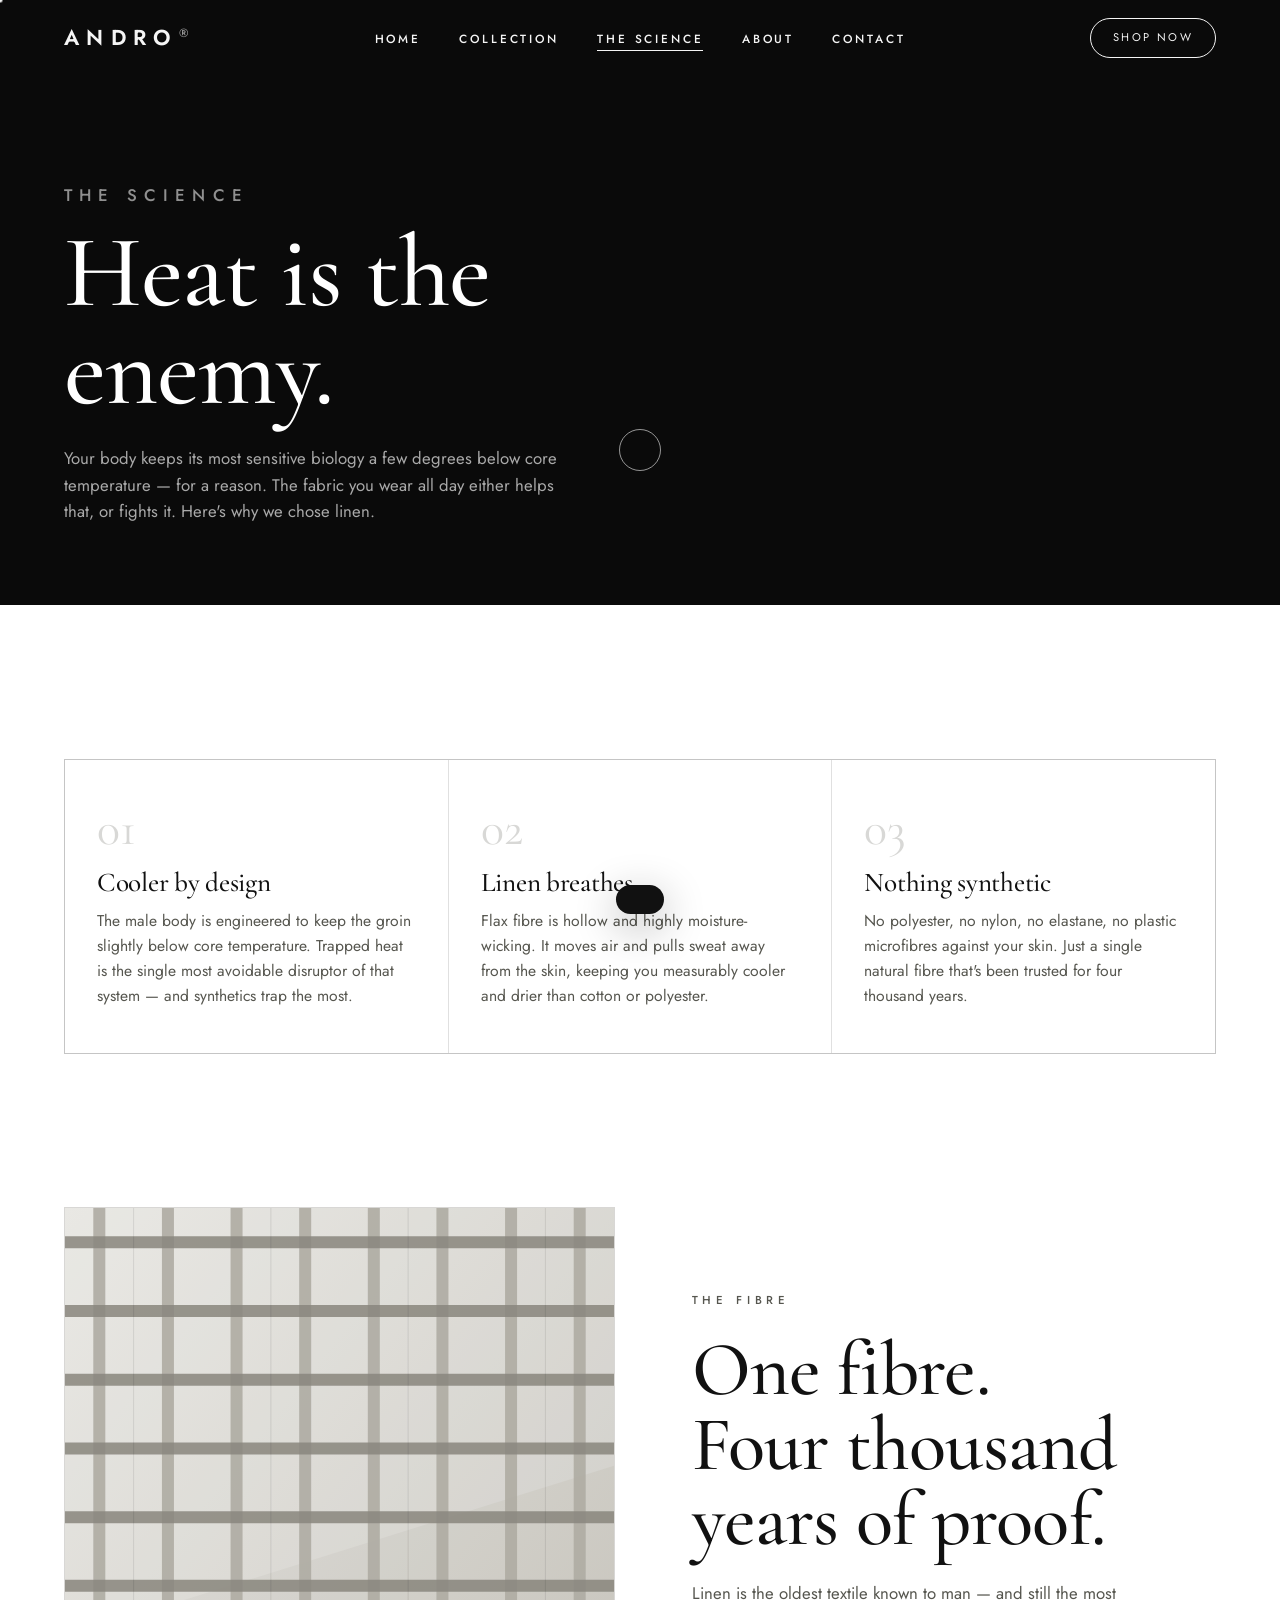
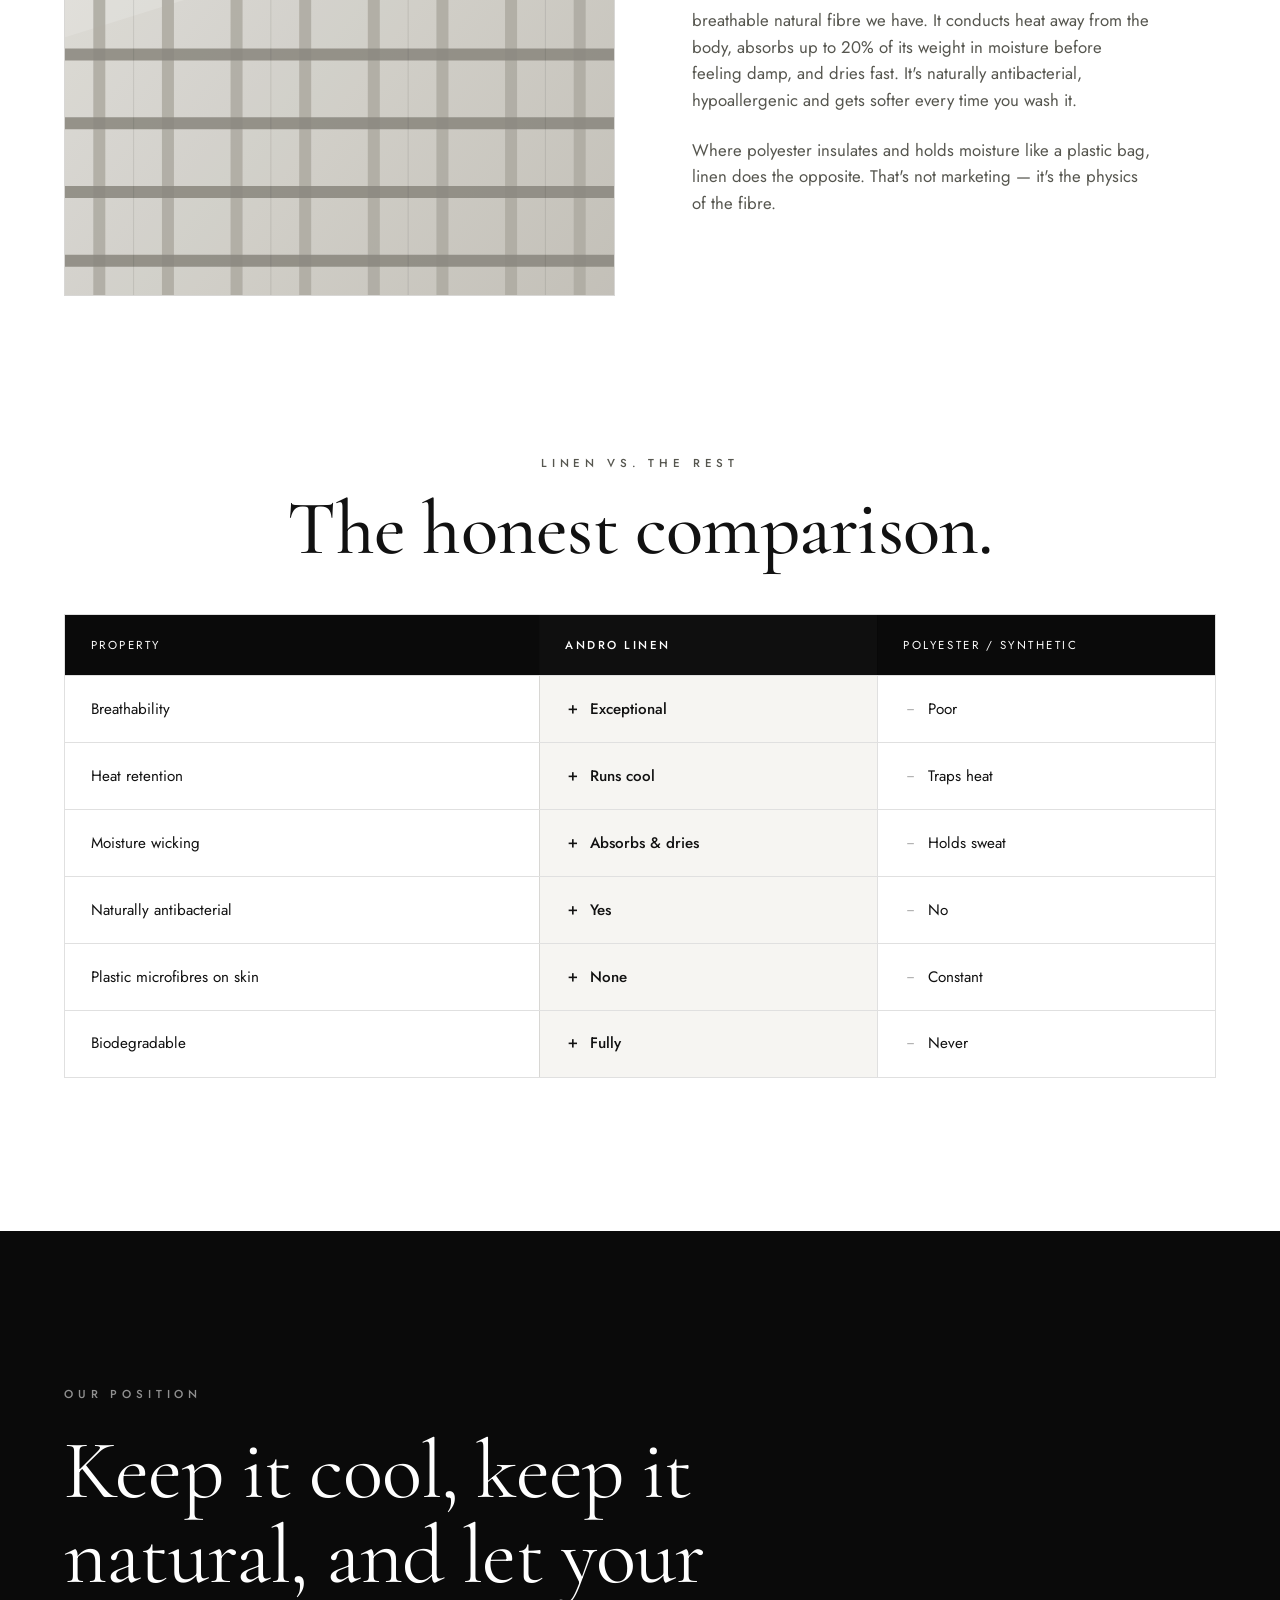
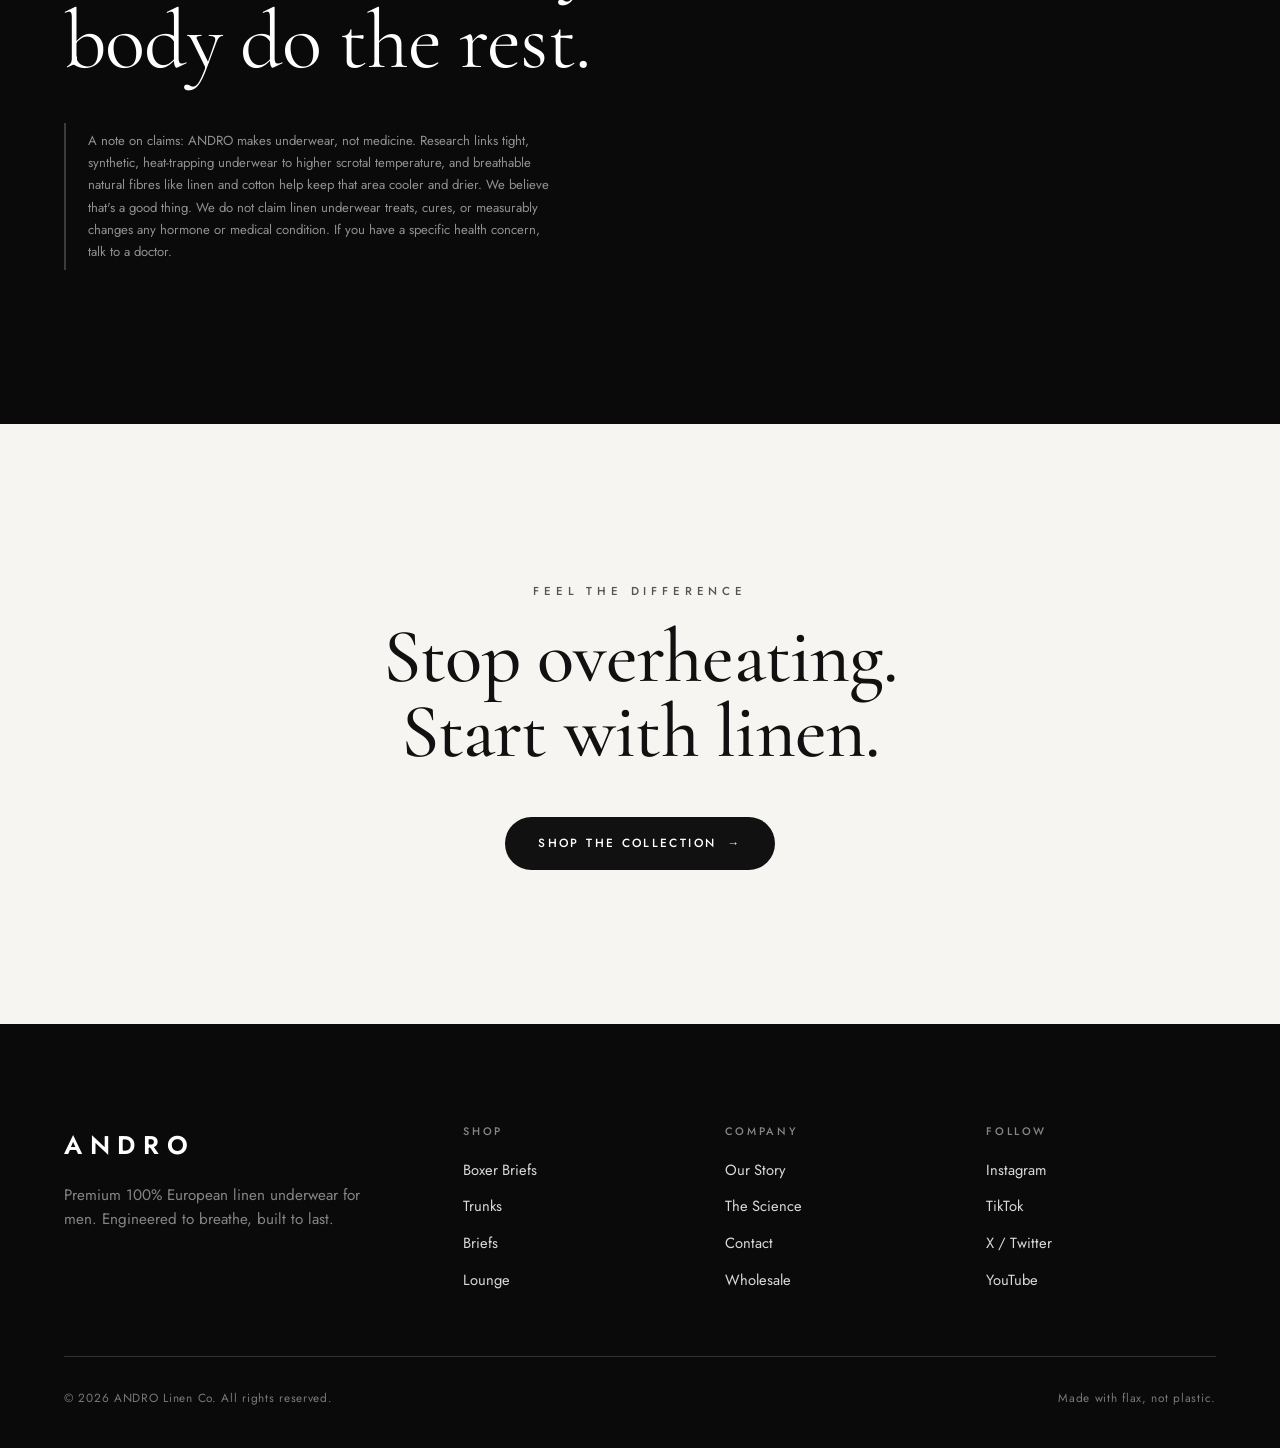
<file: science.html>
<!DOCTYPE html>
<html lang="en">
<head>
<meta charset="UTF-8">
<meta name="viewport" content="width=device-width, initial-scale=1.0">
<title>The Science — ANDRO Linen</title>
<meta name="description" content="Why linen? Breathability, temperature regulation and natural fibres — the science behind ANDRO men's linen underwear.">
<link rel="icon" href="assets/img/favicon.svg" type="image/svg+xml">
<link rel="preconnect" href="https://fonts.googleapis.com">
<link rel="preconnect" href="https://fonts.gstatic.com" crossorigin>
<link href="https://fonts.googleapis.com/css2?family=Cormorant+Garamond:ital,wght@0,400;0,500;0,600;1,400;1,500&family=Jost:wght@300;400;500;600&display=swap" rel="stylesheet">
<script>try{if(sessionStorage.getItem('andro_intro'))document.documentElement.classList.add('no-intro')}catch(e){}</script>
<link rel="stylesheet" href="assets/css/style.css">
</head>
<body>

<div class="preloader"><div class="preloader__brand">ANDRO</div><div class="preloader__bar"><i></i></div><div class="preloader__count">0<sup>%</sup></div></div>

<header class="nav" id="nav">
  <div class="nav__inner">
    <a href="index.html" class="brand">ANDRO<span>®</span></a>
    <nav><ul class="nav__links">
      <li><a href="index.html">Home</a></li>
      <li><a href="collection.html">Collection</a></li>
      <li><a href="science.html" class="active">The Science</a></li>
      <li><a href="about.html">About</a></li>
      <li><a href="contact.html">Contact</a></li>
    </ul></nav>
    <a href="collection.html" class="nav__cta" data-magnetic><span>Shop Now</span></a>
    <button class="burger" aria-label="Menu"><span></span><span></span><span></span></button>
  </div>
</header>
<div class="mobile-menu"><a href="index.html">Home</a><a href="collection.html">Collection</a><a href="science.html">The Science</a><a href="about.html">About</a><a href="contact.html">Contact</a></div>

<section class="page-hero">
  <div class="page-hero__weave" style="background-image:url(assets/img/weave.svg);background-size:60px"></div>
  <div class="wrap">
    <p class="eyebrow reveal">The Science</p>
    <h1 class="reveal d1">Heat is the<br>enemy.</h1>
    <p class="reveal d2">Your body keeps its most sensitive biology a few degrees below core temperature — for a reason. The fabric you wear all day either helps that, or fights it. Here's why we chose linen.</p>
  </div>
</section>

<!-- Three steps -->
<section class="section">
  <div class="wrap">
    <div class="steps reveal">
      <div class="step">
        <div class="step__no">01</div>
        <h3>Cooler by design</h3>
        <p>The male body is engineered to keep the groin slightly below core temperature. Trapped heat is the single most avoidable disruptor of that system — and synthetics trap the most.</p>
      </div>
      <div class="step">
        <div class="step__no">02</div>
        <h3>Linen breathes</h3>
        <p>Flax fibre is hollow and highly moisture-wicking. It moves air and pulls sweat away from the skin, keeping you measurably cooler and drier than cotton or polyester.</p>
      </div>
      <div class="step">
        <div class="step__no">03</div>
        <h3>Nothing synthetic</h3>
        <p>No polyester, no nylon, no elastane, no plastic microfibres against your skin. Just a single natural fibre that's been trusted for four thousand years.</p>
      </div>
    </div>
  </div>
</section>

<!-- Feature split -->
<section class="section" style="padding-top:0">
  <div class="wrap">
    <div class="split">
      <div class="split__media reveal"><img src="assets/img/fabric.svg" alt="Linen fibre macro"></div>
      <div class="split__body">
        <span class="eyebrow reveal">The Fibre</span>
        <h2 class="section-title reveal d1">One fibre.<br>Four thousand<br>years of proof.</h2>
        <p class="reveal d2">Linen is the oldest textile known to man — and still the most breathable natural fibre we have. It conducts heat away from the body, absorbs up to 20% of its weight in moisture before feeling damp, and dries fast. It's naturally antibacterial, hypoallergenic and gets softer every time you wash it.</p>
        <p class="reveal d3">Where polyester insulates and holds moisture like a plastic bag, linen does the opposite. That's not marketing — it's the physics of the fibre.</p>
      </div>
    </div>
  </div>
</section>

<!-- Compare -->
<section class="section" style="padding-top:0">
  <div class="wrap">
    <div class="center" style="margin-bottom:3rem">
      <span class="eyebrow reveal">Linen vs. The Rest</span>
      <h2 class="section-title reveal d1" style="margin-top:1rem">The honest comparison.</h2>
    </div>
    <div class="compare reveal">
      <div class="compare__row compare__head">
        <div>Property</div><div class="col-us" style="background:#0f0f0f">ANDRO Linen</div><div>Polyester / Synthetic</div>
      </div>
      <div class="compare__row"><div>Breathability</div><div class="col-us"><span class="mark-yes"></span> Exceptional</div><div><span class="mark-no"></span> Poor</div></div>
      <div class="compare__row"><div>Heat retention</div><div class="col-us"><span class="mark-yes"></span> Runs cool</div><div><span class="mark-no"></span> Traps heat</div></div>
      <div class="compare__row"><div>Moisture wicking</div><div class="col-us"><span class="mark-yes"></span> Absorbs &amp; dries</div><div><span class="mark-no"></span> Holds sweat</div></div>
      <div class="compare__row"><div>Naturally antibacterial</div><div class="col-us"><span class="mark-yes"></span> Yes</div><div><span class="mark-no"></span> No</div></div>
      <div class="compare__row"><div>Plastic microfibres on skin</div><div class="col-us"><span class="mark-yes"></span> None</div><div><span class="mark-no"></span> Constant</div></div>
      <div class="compare__row"><div>Biodegradable</div><div class="col-us"><span class="mark-yes"></span> Fully</div><div><span class="mark-no"></span> Never</div></div>
    </div>
  </div>
</section>

<!-- Statement -->
<section class="section statement">
  <div class="wrap">
    <p class="eyebrow reveal" style="color:rgba(255,255,255,.55)">Our Position</p>
    <p class="huge reveal d1" style="margin-top:1.6rem">Keep it cool, keep it natural, and let your body do the rest.</p>
    <p class="reveal d2 note" style="border-color:rgba(255,255,255,.2);color:rgba(255,255,255,.55);margin-top:2.5rem">
      A note on claims: ANDRO makes underwear, not medicine. Research links tight, synthetic, heat-trapping underwear to higher scrotal temperature, and breathable natural fibres like linen and cotton help keep that area cooler and drier. We believe that's a good thing. We do not claim linen underwear treats, cures, or measurably changes any hormone or medical condition. If you have a specific health concern, talk to a doctor.
    </p>
  </div>
</section>

<!-- CTA -->
<section class="section cta-band">
  <div class="wrap center">
    <span class="eyebrow reveal">Feel the difference</span>
    <h2 class="section-title reveal d1" style="margin-top:1rem">Stop overheating.<br>Start with linen.</h2>
    <a href="collection.html" class="btn mt-3 reveal d2" style="--bg:var(--ink);--fg:#fff" data-magnetic><span>Shop the Collection</span><span class="arrow">→</span></a>
  </div>
</section>

<footer class="footer">
  <div class="wrap">
    <div class="footer__top">
      <div><div class="footer__brand">ANDRO</div><p class="footer__tag">Premium 100% European linen underwear for men. Engineered to breathe, built to last.</p></div>
      <div><h4>Shop</h4><ul><li><a href="collection.html">Boxer Briefs</a></li><li><a href="collection.html">Trunks</a></li><li><a href="collection.html">Briefs</a></li><li><a href="collection.html">Lounge</a></li></ul></div>
      <div><h4>Company</h4><ul><li><a href="about.html">Our Story</a></li><li><a href="science.html">The Science</a></li><li><a href="contact.html">Contact</a></li><li><a href="contact.html">Wholesale</a></li></ul></div>
      <div><h4>Follow</h4><ul><li><a href="#">Instagram</a></li><li><a href="#">TikTok</a></li><li><a href="#">X / Twitter</a></li><li><a href="#">YouTube</a></li></ul></div>
    </div>
    <div class="footer__bottom"><p>© <span data-year></span> ANDRO Linen Co. All rights reserved.</p><p>Made with flax, not plastic.</p></div>
  </div>
</footer>

<script src="assets/js/main.js"></script>
<script src="assets/js/products.js"></script>
<script src="assets/js/store.js"></script>
</body>
</html>
</file>
<file: assets/css/style.css>
/* ============================================================
   ANDRO — Linen Co.
   Monochrome design system
   ============================================================ */

/* ---------- Reset ---------- */
*,
*::before,
*::after { box-sizing: border-box; margin: 0; padding: 0; }

:root {
  --black: #0a0a0a;
  --ink: #111111;
  --white: #ffffff;
  --paper: #f6f5f2;
  --grey-100: #eaeaea;
  --grey-200: #d8d8d6;
  --grey-400: #9a9a97;
  --grey-600: #56564f;
  --line: rgba(0,0,0,0.12);
  --line-light: rgba(255,255,255,0.16);

  --font-display: "Cormorant Garamond", "Times New Roman", serif;
  --font-sans: "Jost", "Helvetica Neue", Arial, sans-serif;

  --ease: cubic-bezier(0.16, 1, 0.3, 1);
  --ease-io: cubic-bezier(0.65, 0, 0.35, 1);
  --nav-h: 76px;
}

html { scroll-behavior: smooth; -webkit-font-smoothing: antialiased; }

body {
  font-family: var(--font-sans);
  color: var(--ink);
  background: var(--white);
  line-height: 1.6;
  overflow-x: clip; /* contains stray width without breaking position: sticky */
  cursor: none;
}

/* Restore native cursor on touch / no-hover devices */
@media (hover: none), (pointer: coarse) {
  body { cursor: auto; }
  .cursor, .cursor-dot { display: none !important; }
}

img { max-width: 100%; display: block; }
a { color: inherit; text-decoration: none; }
button { font-family: inherit; cursor: none; }
@media (hover: none) { button { cursor: pointer; } }

/* ---------- Type ---------- */
h1, h2, h3, h4 { font-weight: 500; line-height: 1.02; letter-spacing: -0.01em; }
.serif { font-family: var(--font-display); }

.eyebrow {
  font-size: 0.72rem;
  letter-spacing: 0.42em;
  text-transform: uppercase;
  font-weight: 500;
  color: var(--grey-600);
}

.display {
  font-family: var(--font-display);
  font-weight: 500;
  line-height: 0.92;
  letter-spacing: -0.015em;
  font-size: clamp(3rem, 11vw, 11rem);
}

.section-title {
  font-family: var(--font-display);
  font-size: clamp(2.2rem, 6vw, 5rem);
  line-height: 0.98;
}

/* ---------- Layout ---------- */
.wrap { width: min(1320px, 90vw); margin-inline: auto; }
.section { padding: clamp(5rem, 12vw, 11rem) 0; }
.center { text-align: center; }

/* ============================================================
   Custom cursor
   ============================================================ */
.cursor {
  position: fixed; top: 0; left: 0;
  width: 42px; height: 42px;
  border: 1px solid rgba(0,0,0,0.5);
  border-radius: 50%;
  pointer-events: none; z-index: 9999;
  transform: translate(-50%, -50%);
  transition: width .35s var(--ease), height .35s var(--ease),
              background .35s var(--ease), border-color .35s var(--ease), opacity .3s;
  mix-blend-mode: difference;
}
.cursor-dot {
  position: fixed; top: 0; left: 0;
  width: 5px; height: 5px; background: #fff;
  border-radius: 50%; pointer-events: none; z-index: 9999;
  transform: translate(-50%, -50%); mix-blend-mode: difference;
}
.cursor.grow { width: 78px; height: 78px; background: rgba(255,255,255,1); border-color: transparent; }
body.nav-dark .cursor { border-color: rgba(255,255,255,0.6); }

/* ============================================================
   Navigation
   ============================================================ */
.nav {
  position: fixed; top: 0; left: 0; width: 100%; height: var(--nav-h);
  display: flex; align-items: center; z-index: 900;
  transition: background .5s var(--ease), backdrop-filter .5s, box-shadow .5s, color .5s;
  color: var(--white);
  mix-blend-mode: difference;
}
.nav.solid {
  mix-blend-mode: normal;
  background: rgba(255,255,255,0.85);
  backdrop-filter: blur(14px) saturate(160%);
  color: var(--ink);
  box-shadow: 0 1px 0 var(--line);
}
.nav__inner {
  width: min(1320px, 90vw); margin-inline: auto;
  display: flex; align-items: center; justify-content: space-between;
}
.brand { font-family: var(--font-sans); font-weight: 600; font-size: 1.35rem; letter-spacing: 0.34em; }
.brand span { font-size: 0.55em; vertical-align: super; letter-spacing: 0.1em; opacity: 0.6; }
.nav__links { display: flex; gap: clamp(1.5rem, 3vw, 3rem); list-style: none; align-items: center; }
.nav__links a {
  font-size: 0.74rem; letter-spacing: 0.24em; text-transform: uppercase; font-weight: 500;
  position: relative; padding: 4px 0;
}
.nav__links a::after {
  content: ""; position: absolute; left: 0; bottom: 0; height: 1px; width: 0; background: currentColor;
  transition: width .4s var(--ease);
}
.nav__links a:hover::after, .nav__links a.active::after { width: 100%; }
.nav__cta {
  border: 1px solid currentColor; padding: 0.62rem 1.35rem; border-radius: 100px;
  font-size: 0.7rem; letter-spacing: 0.22em; text-transform: uppercase;
  transition: background .4s var(--ease), color .4s var(--ease);
}
.nav__cta:hover { background: currentColor; }
.nav__cta:hover span { color: var(--white); }
.nav.solid .nav__cta:hover span { color: var(--white); }
.nav.solid .nav__cta:hover { background: var(--ink); }
.nav.solid .nav__cta:hover span { mix-blend-mode: normal; }

.burger { display: none; flex-direction: column; gap: 5px; background: none; border: 0; }
.burger span { width: 26px; height: 1.5px; background: currentColor; transition: transform .4s var(--ease), opacity .3s; }

/* Mobile menu overlay */
.mobile-menu {
  position: fixed; inset: 0; background: var(--black); color: var(--white);
  z-index: 800; display: flex; flex-direction: column; justify-content: center; align-items: center;
  gap: 1.4rem; transform: translateY(-100%); transition: transform .7s var(--ease); visibility: hidden;
}
.mobile-menu.open { transform: translateY(0); visibility: visible; }
.mobile-menu a { font-family: var(--font-display); font-size: 2.6rem; }

@media (max-width: 860px) {
  .nav__links, .nav__cta { display: none; }
  .burger { display: flex; }
  .hero__scroll { display: none; } /* avoid overlap with hero buttons on short screens */
}
/* Burger → X */
.burger.open span:nth-child(1) { transform: translateY(6.5px) rotate(45deg); }
.burger.open span:nth-child(2) { opacity: 0; }
.burger.open span:nth-child(3) { transform: translateY(-6.5px) rotate(-45deg); }

/* ============================================================
   Hero
   ============================================================ */
.hero {
  min-height: 100vh; display: flex; align-items: center; position: relative;
  background: var(--black); color: var(--white); overflow: hidden;
}
.hero__bg {
  position: absolute; inset: 0; z-index: 0; opacity: 0.5;
  background:
    radial-gradient(120% 90% at 78% 20%, rgba(255,255,255,0.10), transparent 60%),
    repeating-linear-gradient(45deg, rgba(255,255,255,0.03) 0 2px, transparent 2px 9px);
}
.hero__weave { position: absolute; inset: 0; z-index: 0; opacity: 0.14; }
.hero__inner { position: relative; z-index: 2; width: min(1320px, 90vw); margin-inline: auto; }
.hero__inner .eyebrow { color: rgba(255,255,255,0.6); }
.hero h1 { margin: 1.1rem 0 1.4rem; }
.hero h1 .line { display: block; overflow: hidden; }
.hero h1 .line > span { display: block; transform: translateY(105%); }
.hero__sub {
  max-width: 46ch; color: rgba(255,255,255,0.72); font-size: 1.05rem; letter-spacing: 0.01em;
  margin-bottom: 2.6rem;
}
.hero__actions { display: flex; gap: 1rem; flex-wrap: wrap; align-items: center; }

.hero__scroll {
  position: absolute; bottom: 2rem; left: 50%; transform: translateX(-50%); z-index: 2;
  font-size: 0.62rem; letter-spacing: 0.3em; text-transform: uppercase; color: rgba(255,255,255,0.6);
  display: flex; flex-direction: column; align-items: center; gap: 0.7rem;
}
.hero__scroll::after { content: ""; width: 1px; height: 44px; background: linear-gradient(rgba(255,255,255,0.7), transparent); animation: scrolldrop 2s infinite; }
@keyframes scrolldrop { 0%{transform:scaleY(0);transform-origin:top} 45%{transform:scaleY(1);transform-origin:top} 55%{transform:scaleY(1);transform-origin:bottom} 100%{transform:scaleY(0);transform-origin:bottom} }

.hero__product {
  position: absolute; right: -2%; top: 50%; transform: translateY(-50%);
  width: min(46vw, 620px); z-index: 1; opacity: 0.95;
}
@media (max-width: 980px){ .hero__product{ opacity: 0.18; right: -12%; } }

/* ---------- Buttons ---------- */
.btn {
  --bg: var(--white); --fg: var(--black);
  display: inline-flex; align-items: center; gap: 0.7rem;
  background: var(--bg); color: var(--fg);
  padding: 1rem 2rem; border-radius: 100px; border: 1px solid transparent;
  font-size: 0.74rem; letter-spacing: 0.2em; text-transform: uppercase; font-weight: 500;
  position: relative; overflow: hidden; transition: color .5s var(--ease);
}
.btn > * { position: relative; z-index: 1; }
.btn::before {
  content: ""; position: absolute; inset: 0; background: var(--black); z-index: 0;
  transform: translateY(101%); transition: transform .55s var(--ease);
}
.btn:hover { color: var(--white); }
.btn:hover::before { transform: translateY(0); }
.btn--ghost { --bg: transparent; --fg: currentColor; border-color: currentColor; }
.btn--ghost::before { background: var(--white); }
.btn--ghost:hover { color: var(--black); }
.btn .arrow { transition: transform .5s var(--ease); }
.btn:hover .arrow { transform: translateX(5px); }

/* ============================================================
   Marquee
   ============================================================ */
.marquee {
  background: var(--black); color: var(--white); padding: 1.4rem 0; overflow: hidden;
  border-top: 1px solid var(--line-light); border-bottom: 1px solid var(--line-light);
}
.marquee__track { display: flex; gap: 3rem; width: max-content; animation: marquee 32s linear infinite; }
.marquee:hover .marquee__track { animation-play-state: paused; }
.marquee__track span {
  font-family: var(--font-display); font-size: 1.7rem; letter-spacing: 0.02em; white-space: nowrap;
  display: inline-flex; align-items: center; gap: 3rem; opacity: 0.9;
}
.marquee__track span::after { content: "✦"; font-size: 0.8rem; opacity: 0.5; }
@keyframes marquee { to { transform: translateX(-50%); } }

/* ============================================================
   Reveal animations
   ============================================================ */
.reveal { opacity: 0; transform: translateY(38px); transition: opacity 1s var(--ease), transform 1s var(--ease); }
.reveal.in { opacity: 1; transform: none; }
.reveal.d1 { transition-delay: .1s; }
.reveal.d2 { transition-delay: .2s; }
.reveal.d3 { transition-delay: .3s; }
.reveal.d4 { transition-delay: .4s; }

.line-reveal { overflow: hidden; }
.line-reveal > span { display: block; transform: translateY(105%); transition: transform 1s var(--ease); }
.line-reveal.in > span { transform: none; }

/* ============================================================
   Feature / intro split
   ============================================================ */
.split { display: grid; grid-template-columns: 1.05fr 1fr; gap: clamp(2rem, 6vw, 6rem); align-items: center; }
.split--reverse .split__media { order: 2; }
@media (max-width: 820px){ .split{ grid-template-columns: 1fr; } .split--reverse .split__media{ order: 0; } }
.split__media {
  aspect-ratio: 4/5; background: var(--paper); border: 1px solid var(--line);
  overflow: hidden; position: relative;
}
.split__media img { width: 100%; height: 100%; object-fit: cover; transition: transform 1.4s var(--ease); }
.split__media:hover img { transform: scale(1.05); }
.split__body p { color: var(--grey-600); max-width: 46ch; margin-top: 1.4rem; font-size: 1.05rem; }
.split__body .eyebrow { margin-bottom: 1.4rem; display: inline-block; }

/* ============================================================
   Stat row
   ============================================================ */
.stats { display: grid; grid-template-columns: repeat(4, 1fr); gap: 1px; background: var(--line); border: 1px solid var(--line); }
@media (max-width: 720px){ .stats{ grid-template-columns: repeat(2,1fr); } }
.stat { background: var(--white); padding: 2.6rem 1.6rem; text-align: center; }
.stat__num { font-family: var(--font-display); font-size: clamp(2.6rem, 5vw, 4rem); line-height: 1; }
.stat__label { font-size: 0.68rem; letter-spacing: 0.24em; text-transform: uppercase; color: var(--grey-600); margin-top: 0.8rem; }

/* ============================================================
   Product grid
   ============================================================ */
.grid-products { display: grid; grid-template-columns: repeat(3, 1fr); gap: clamp(1rem, 2.5vw, 2rem); }
@media (max-width: 900px){ .grid-products{ grid-template-columns: repeat(2,1fr); } }
@media (max-width: 560px){ .grid-products{ grid-template-columns: 1fr; } }

.product { position: relative; }
.product__media {
  aspect-ratio: 3/4; background: var(--paper); border: 1px solid var(--line);
  overflow: hidden; position: relative; display: flex; align-items: center; justify-content: center;
}
.product__media img { width: 82%; height: auto; transition: transform 1s var(--ease); }
.product:hover .product__media img { transform: scale(1.06) translateY(-4px); }
.product__tag {
  position: absolute; top: 1rem; left: 1rem; z-index: 2;
  font-size: 0.6rem; letter-spacing: 0.22em; text-transform: uppercase;
  background: var(--black); color: var(--white); padding: 0.35rem 0.7rem; border-radius: 100px;
}
.product__quick {
  position: absolute; left: 1rem; right: 1rem; bottom: 1rem; z-index: 2;
  background: var(--black); color: var(--white); text-align: center;
  padding: 0.9rem; font-size: 0.68rem; letter-spacing: 0.22em; text-transform: uppercase;
  transform: translateY(130%); transition: transform .5s var(--ease); border-radius: 4px;
}
.product:hover .product__quick { transform: translateY(0); }
.product__meta { display: flex; justify-content: space-between; align-items: baseline; margin-top: 1.1rem; }
.product__name { font-size: 1.02rem; font-weight: 500; }
.product__fabric { font-size: 0.72rem; letter-spacing: 0.14em; text-transform: uppercase; color: var(--grey-600); margin-top: 0.15rem; }
.product__price { font-family: var(--font-display); font-size: 1.35rem; }

/* ============================================================
   Compare table
   ============================================================ */
.compare { border: 1px solid var(--line); }
.compare__row { display: grid; grid-template-columns: 1.4fr 1fr 1fr; }
.compare__row + .compare__row { border-top: 1px solid var(--line); }
.compare__row > div { padding: 1.3rem 1.6rem; display: flex; align-items: center; gap: 0.6rem; font-size: 0.95rem; }
.compare__row > div + div { border-left: 1px solid var(--line); }
.compare__head { background: var(--black); color: var(--white); }
.compare__head > div { font-size: 0.72rem; letter-spacing: 0.22em; text-transform: uppercase; }
.compare__row .col-us { background: var(--paper); font-weight: 500; }
.mark-yes::before { content: "＋"; font-weight: 700; }
.mark-no::before { content: "－"; opacity: 0.4; }
@media (max-width: 560px) {
  .compare__row { grid-template-columns: 1.25fr 1fr 1fr; }
  .compare__row > div { padding: 0.85rem 0.6rem; font-size: 0.8rem; gap: 0.35rem; }
  .compare__head > div { font-size: 0.58rem; letter-spacing: 0.1em; }
}

/* ============================================================
   Big statement
   ============================================================ */
.statement { background: var(--black); color: var(--white); }
.statement .huge {
  font-family: var(--font-display); font-size: clamp(2.2rem, 6.5vw, 6rem); line-height: 1.02; letter-spacing: -0.01em;
  max-width: 20ch;
}
.statement .huge em { font-style: italic; opacity: 0.55; }

/* ============================================================
   Science steps
   ============================================================ */
.steps { display: grid; grid-template-columns: repeat(3,1fr); gap: 1px; background: var(--line); border: 1px solid var(--line); }
@media (max-width: 820px){ .steps{ grid-template-columns: 1fr; } }
.step { background: var(--white); padding: 2.8rem 2rem; }
.step__no { font-family: var(--font-display); font-size: 3rem; line-height: 1; color: var(--grey-200); }
.step h3 { font-family: var(--font-display); font-size: 1.7rem; margin: 1rem 0 0.7rem; }
.step p { color: var(--grey-600); font-size: 0.98rem; }

/* ============================================================
   Testimonials
   ============================================================ */
.quotes { display: grid; grid-template-columns: repeat(3,1fr); gap: clamp(1rem,2.5vw,2rem); }
@media (max-width: 820px){ .quotes{ grid-template-columns: 1fr; } }
.quote { border: 1px solid var(--line); padding: 2.4rem; }
.quote p { font-family: var(--font-display); font-size: 1.5rem; line-height: 1.3; }
.quote__who { margin-top: 1.6rem; font-size: 0.7rem; letter-spacing: 0.2em; text-transform: uppercase; color: var(--grey-600); }
.stars { letter-spacing: 0.2em; margin-bottom: 1rem; }

/* ============================================================
   Newsletter / CTA band
   ============================================================ */
.cta-band { background: var(--paper); text-align: center; }
.cta-band .section-title { max-width: 16ch; margin-inline: auto; }
.field {
  display: flex; max-width: 460px; margin: 2.2rem auto 0; border: 1px solid var(--ink); border-radius: 100px; overflow: hidden;
}
.field input { flex: 1; border: 0; padding: 1rem 1.4rem; font-family: inherit; font-size: 0.9rem; background: transparent; outline: none; }
.field button {
  background: var(--ink); color: var(--white); border: 0; padding: 0 1.8rem;
  font-size: 0.68rem; letter-spacing: 0.2em; text-transform: uppercase;
  transition: background .4s; white-space: nowrap;
}
.field button:hover { background: var(--grey-600); }

/* ============================================================
   Footer
   ============================================================ */
.footer { background: var(--black); color: var(--white); padding: clamp(4rem,8vw,7rem) 0 2.5rem; }
.footer__top { display: grid; grid-template-columns: 1.6fr 1fr 1fr 1fr; gap: 2rem; padding-bottom: 4rem; border-bottom: 1px solid var(--line-light); }
@media (max-width: 820px){ .footer__top{ grid-template-columns: 1fr 1fr; gap: 3rem 2rem; } }
.footer__brand { font-weight: 600; font-size: 1.6rem; letter-spacing: 0.3em; }
.footer__tag { color: rgba(255,255,255,0.5); margin-top: 1rem; max-width: 34ch; font-size: 0.95rem; }
.footer h4 { font-size: 0.68rem; letter-spacing: 0.24em; text-transform: uppercase; color: rgba(255,255,255,0.5); margin-bottom: 1.2rem; }
.footer ul { list-style: none; display: flex; flex-direction: column; gap: 0.7rem; }
.footer ul a { font-size: 0.92rem; color: rgba(255,255,255,0.85); transition: color .3s, padding .3s; }
.footer ul a:hover { color: #fff; padding-left: 6px; }
.footer__bottom { display: flex; justify-content: space-between; align-items: center; padding-top: 2rem; flex-wrap: wrap; gap: 1rem; }
.footer__bottom p { font-size: 0.74rem; letter-spacing: 0.06em; color: rgba(255,255,255,0.45); }

/* ============================================================
   Page hero (interior pages)
   ============================================================ */
.page-hero { background: var(--black); color: var(--white); padding: calc(var(--nav-h) + 5rem) 0 5rem; position: relative; overflow: hidden; }
.page-hero .eyebrow { color: rgba(255,255,255,0.55); }
.page-hero h1 { font-family: var(--font-display); font-size: clamp(2.8rem, 8vw, 7rem); line-height: 0.95; margin-top: 1rem; }
.page-hero p { color: rgba(255,255,255,0.65); max-width: 52ch; margin-top: 1.6rem; font-size: 1.05rem; }
.page-hero__weave { position: absolute; inset: 0; opacity: 0.12; z-index: 0; }
.page-hero .wrap { position: relative; z-index: 2; }

/* ============================================================
   Disclaimer note
   ============================================================ */
.note {
  border-left: 2px solid var(--line); padding: 0.4rem 0 0.4rem 1.4rem;
  color: var(--grey-600); font-size: 0.82rem; max-width: 62ch; line-height: 1.7;
}

/* ============================================================
   Contact
   ============================================================ */
.form-grid { display: grid; grid-template-columns: 1fr 1fr; gap: 1.6rem; }
@media (max-width: 640px){ .form-grid{ grid-template-columns: 1fr; } }
.input-line { position: relative; }
.input-line.full { grid-column: 1 / -1; }
.input-line label { font-size: 0.66rem; letter-spacing: 0.2em; text-transform: uppercase; color: var(--grey-600); display: block; margin-bottom: 0.6rem; }
.input-line input, .input-line textarea, .input-line select {
  width: 100%; border: 0; border-bottom: 1px solid var(--ink); background: transparent;
  padding: 0.6rem 0; font-family: inherit; font-size: 1rem; outline: none; transition: border-color .3s;
}
.input-line input:focus, .input-line textarea:focus { border-color: var(--grey-400); }
.input-line textarea { resize: vertical; min-height: 120px; }

.contact-split { display: grid; grid-template-columns: 1fr 1.3fr; gap: clamp(2rem, 6vw, 6rem); }
@media (max-width: 820px){ .contact-split{ grid-template-columns: 1fr; } }
.contact-info li { list-style: none; padding: 1.4rem 0; border-top: 1px solid var(--line); }
.contact-info li:last-child { border-bottom: 1px solid var(--line); }
.contact-info .k { font-size: 0.66rem; letter-spacing: 0.2em; text-transform: uppercase; color: var(--grey-600); }
.contact-info .v { font-family: var(--font-display); font-size: 1.5rem; margin-top: 0.3rem; }

/* ============================================================
   Preloader
   ============================================================ */
/* Skips instantly on later pages in the same session — no flash */
.no-intro .preloader { display: none !important; }

.preloader {
  position: fixed; inset: 0; background: var(--black); z-index: 10000;
  display: flex; align-items: center; justify-content: center; flex-direction: column;
  transition: transform 1s var(--ease-io);
  overflow: hidden;
}
.preloader.done { transform: translateY(-101%); }
.preloader__brand {
  color: #fff; font-weight: 600; letter-spacing: 0.5em; font-size: clamp(1.6rem, 5vw, 2.6rem);
  padding-left: 0.5em; position: relative;
  opacity: 0; transform: translateY(18px);
  animation: introBrand 1s var(--ease) .1s forwards;
}
.preloader__brand::after {
  content: ""; position: absolute; left: 0; bottom: -14px; height: 1px; width: 100%;
  background: linear-gradient(90deg, transparent, #fff, transparent);
  transform: scaleX(0); transform-origin: left;
  animation: introSweep 1.2s var(--ease) .35s forwards;
}
.preloader__bar { width: min(220px, 46vw); height: 2px; background: rgba(255,255,255,0.16); margin-top: 2.6rem; overflow: hidden; }
.preloader__bar i { display: block; height: 100%; width: 0; background: #fff; animation: load 1.45s var(--ease) forwards; }
.preloader__count {
  position: absolute; bottom: clamp(1.4rem, 4vw, 2.6rem); right: clamp(1.4rem, 5vw, 3.6rem);
  font-family: var(--font-display); font-size: clamp(2.6rem, 10vw, 7rem); line-height: .8; color: #fff; opacity: .9;
}
.preloader__count sup { font-size: .3em; vertical-align: super; opacity: .55; margin-left: .05em; }
@keyframes introBrand { to { opacity: 1; transform: none; } }
@keyframes introSweep { to { transform: scaleX(1); } }
@keyframes load { to { width: 100%; } }

/* Utility */
.mt-1{margin-top:1rem}.mt-2{margin-top:2rem}.mt-3{margin-top:3rem}.mt-4{margin-top:4rem}
.mb-1{margin-bottom:1rem}.mb-2{margin-bottom:2rem}
.maxw{max-width:56ch}
@media (prefers-reduced-motion: reduce){
  *{ animation-duration: .001ms !important; transition-duration: .001ms !important; }
  .reveal{ opacity:1; transform:none; }
  .line-reveal > span, .hero h1 .line > span { transform:none; }
}

/* ============================================================
   STOREFRONT (gate, cart, modals, quick-add, toast)
   ============================================================ */

/* Filter chips */
.chip {
  border: 1px solid var(--line); background: none; color: inherit;
  padding: .5rem 1.1rem; border-radius: 100px;
  font-size: .68rem; letter-spacing: .18em; text-transform: uppercase;
  transition: background .3s, color .3s, border-color .3s;
}
.chip--on { background: var(--ink); color: #fff; border-color: var(--ink); }

/* Product action button (Add to Cart / Notify Me) */
.product__link { display: flex; width: 100%; height: 100%; align-items: center; justify-content: center; }
.product__action {
  position: absolute; left: 1rem; right: 1rem; bottom: 1rem; z-index: 2;
  background: var(--black); color: #fff; border: 0; border-radius: 4px;
  padding: .9rem; font-size: .68rem; letter-spacing: .22em; text-transform: uppercase;
  transform: translateY(130%); transition: transform .5s var(--ease);
}
.product:hover .product__action { transform: translateY(0); }
@media (hover: none), (pointer: coarse) { .product__action { transform: none; } }

/* Pre-launch gate */
.gate {
  border: 1px solid var(--line); background: var(--black); color: #fff;
  padding: clamp(2.5rem, 7vw, 5rem) clamp(1.5rem, 5vw, 4rem);
  text-align: center; position: relative; overflow: hidden; margin-bottom: 3.5rem;
}
.gate .eyebrow { color: rgba(255,255,255,.6); }
.gate__title { font-family: var(--font-display); font-size: clamp(2rem, 5vw, 3.6rem); line-height: 1.02; margin: 1rem auto .8rem; max-width: 18ch; }
.gate__sub { color: rgba(255,255,255,.65); max-width: 52ch; margin: 0 auto; }
.gate__form { display: flex; gap: .6rem; max-width: 480px; margin: 2rem auto 0; flex-wrap: wrap; justify-content: center; }
.gate__form input { flex: 1; min-width: 220px; border: 1px solid rgba(255,255,255,.4); background: transparent; color: #fff; padding: 1rem 1.3rem; font-family: inherit; font-size: .95rem; outline: none; }
.gate__form input::placeholder { color: rgba(255,255,255,.5); }
.gate__form button { background: #fff; color: var(--ink); border: 0; padding: 0 1.8rem; font-size: .7rem; letter-spacing: .2em; text-transform: uppercase; white-space: nowrap; transition: background .3s; }
.gate__form button:hover { background: var(--grey-200); }
.gate__note { color: rgba(255,255,255,.45); font-size: .78rem; margin-top: 1rem; min-height: 1.1em; }

/* Nav cart button */
.nav__cart { background: none; border: 0; color: inherit; font-size: .74rem; letter-spacing: .22em; text-transform: uppercase; font-weight: 500; display: inline-flex; align-items: center; }
.nav__cart-count { margin-left: .2rem; opacity: .7; }
.nav__cart-count::before { content: "("; }
.nav__cart-count::after { content: ")"; }
.nav__cart-count:not(.has) { display: none; }

/* Modal (waitlist + quick-add) */
.modal { position: fixed; inset: 0; z-index: 9500; display: flex; align-items: center; justify-content: center; visibility: hidden; opacity: 0; transition: opacity .4s, visibility .4s; }
.modal.open { visibility: visible; opacity: 1; }
.modal__scrim { position: absolute; inset: 0; background: rgba(0,0,0,.55); backdrop-filter: blur(3px); }
.modal__box { position: relative; background: #fff; width: min(560px, 92vw); max-height: 90vh; overflow: auto; padding: clamp(1.6rem, 4vw, 2.8rem); transform: translateY(20px) scale(.98); transition: transform .5s var(--ease); }
.modal.open .modal__box { transform: none; }
.modal__x { position: absolute; top: .6rem; right: 1rem; background: none; border: 0; font-size: 1.9rem; line-height: 1; color: var(--ink); }
.modal__title { font-family: var(--font-display); font-size: 2rem; margin: .4rem 0 .6rem; }
.modal__sub { color: var(--grey-600); }
.modal__form { display: flex; gap: .6rem; margin-top: 1.4rem; flex-wrap: wrap; }
.modal__form input { flex: 1; min-width: 200px; border: 1px solid var(--ink); padding: .9rem 1.1rem; font-family: inherit; font-size: .95rem; outline: none; }
.modal__note { margin-top: .9rem; font-size: .82rem; color: var(--grey-600); min-height: 1.2em; }

/* Quick-add */
.qa { display: grid; grid-template-columns: 1fr 1.2fr; gap: 1.6rem; }
@media (max-width: 560px) { .qa { grid-template-columns: 1fr; } }
.qa__media { background: var(--paper); border: 1px solid var(--line); display: flex; align-items: center; justify-content: center; padding: 1rem; aspect-ratio: 3/4; }
.qa__media img { width: 80%; }
.qa__name { font-family: var(--font-display); font-size: 2rem; margin: .2rem 0; }
.qa__price { font-family: var(--font-display); font-size: 1.5rem; margin-bottom: .8rem; }
.qa__desc { color: var(--grey-600); font-size: .92rem; }
.qa__label { font-size: .66rem; letter-spacing: .2em; text-transform: uppercase; color: var(--grey-600); margin: 1.2rem 0 .6rem; }
.qa__sizes { display: flex; gap: .5rem; flex-wrap: wrap; margin-bottom: 1.4rem; }
.qa__size { min-width: 48px; padding: .6rem .5rem; border: 1px solid var(--line); background: #fff; font-size: .8rem; transition: background .25s, color .25s; }
.qa__size.on { background: var(--ink); color: #fff; border-color: var(--ink); }

/* Cart drawer */
.cart { position: fixed; inset: 0; z-index: 9600; visibility: hidden; transition: visibility .5s; }
.cart.open { visibility: visible; }
.cart__scrim { position: absolute; inset: 0; background: rgba(0,0,0,.5); opacity: 0; transition: opacity .5s; }
.cart.open .cart__scrim { opacity: 1; }
.cart__panel { position: absolute; top: 0; right: 0; height: 100%; width: min(420px, 92vw); background: #fff; display: flex; flex-direction: column; transform: translateX(100%); transition: transform .55s var(--ease); }
.cart.open .cart__panel { transform: none; }
.cart__head { display: flex; justify-content: space-between; align-items: center; padding: 1.4rem 1.6rem; border-bottom: 1px solid var(--line); font-size: .72rem; letter-spacing: .24em; text-transform: uppercase; }
.cart__head .modal__x { position: static; font-size: 1.6rem; }
.cart__items { flex: 1; overflow: auto; padding: .6rem 1.6rem; }
.cart__empty { color: var(--grey-600); padding: 2.5rem 0; text-align: center; }
.cart__foot { border-top: 1px solid var(--line); padding: 1.4rem 1.6rem; }
.cart__ship { font-size: .78rem; color: var(--grey-600); margin-bottom: .8rem; }
.cart__sub { display: flex; justify-content: space-between; font-size: 1.05rem; margin-bottom: 1rem; }
.citem { display: grid; grid-template-columns: 64px 1fr; gap: 1rem; padding: 1rem 0; border-bottom: 1px solid var(--line); }
.citem__img { background: var(--paper); border: 1px solid var(--line); display: flex; align-items: center; justify-content: center; aspect-ratio: 3/4; }
.citem__img img { width: 78%; }
.citem__top { display: flex; justify-content: space-between; gap: .5rem; font-size: .92rem; font-weight: 500; }
.citem__fab { font-size: .72rem; color: var(--grey-600); margin: .2rem 0 .6rem; }
.citem__qty { display: flex; align-items: center; gap: .5rem; }
.citem__qty button { width: 26px; height: 26px; border: 1px solid var(--line); background: #fff; font-size: .9rem; line-height: 1; }
.citem__rm { width: auto; border: 0; background: none; color: var(--grey-600); text-decoration: underline; margin-left: auto; font-size: .72rem; }

/* Toast */
.toast { position: fixed; left: 50%; bottom: 2rem; transform: translate(-50%, 160%); background: var(--ink); color: #fff; padding: .9rem 1.5rem; border-radius: 100px; font-size: .78rem; letter-spacing: .05em; z-index: 9700; transition: transform .5s var(--ease); box-shadow: 0 12px 44px rgba(0,0,0,.32); pointer-events: none; }
.toast.show { transform: translate(-50%, 0); }
</file>
